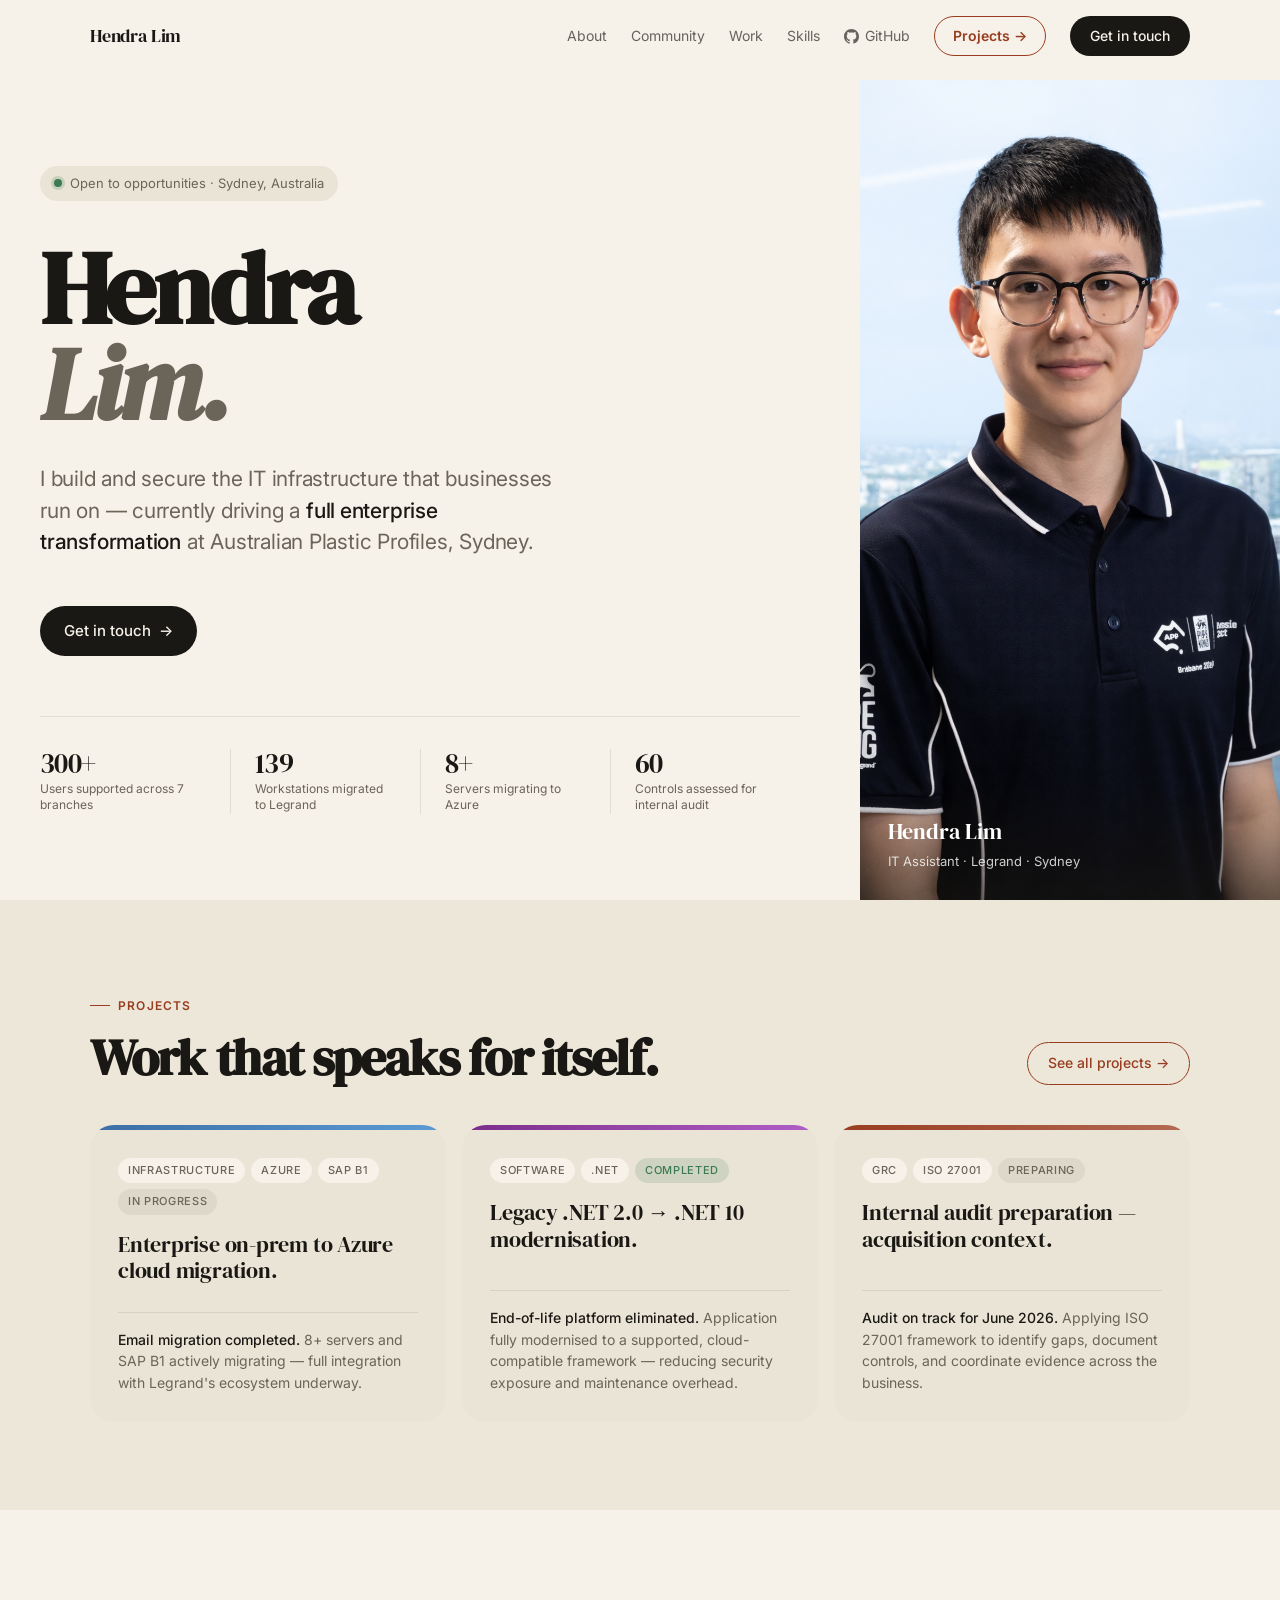
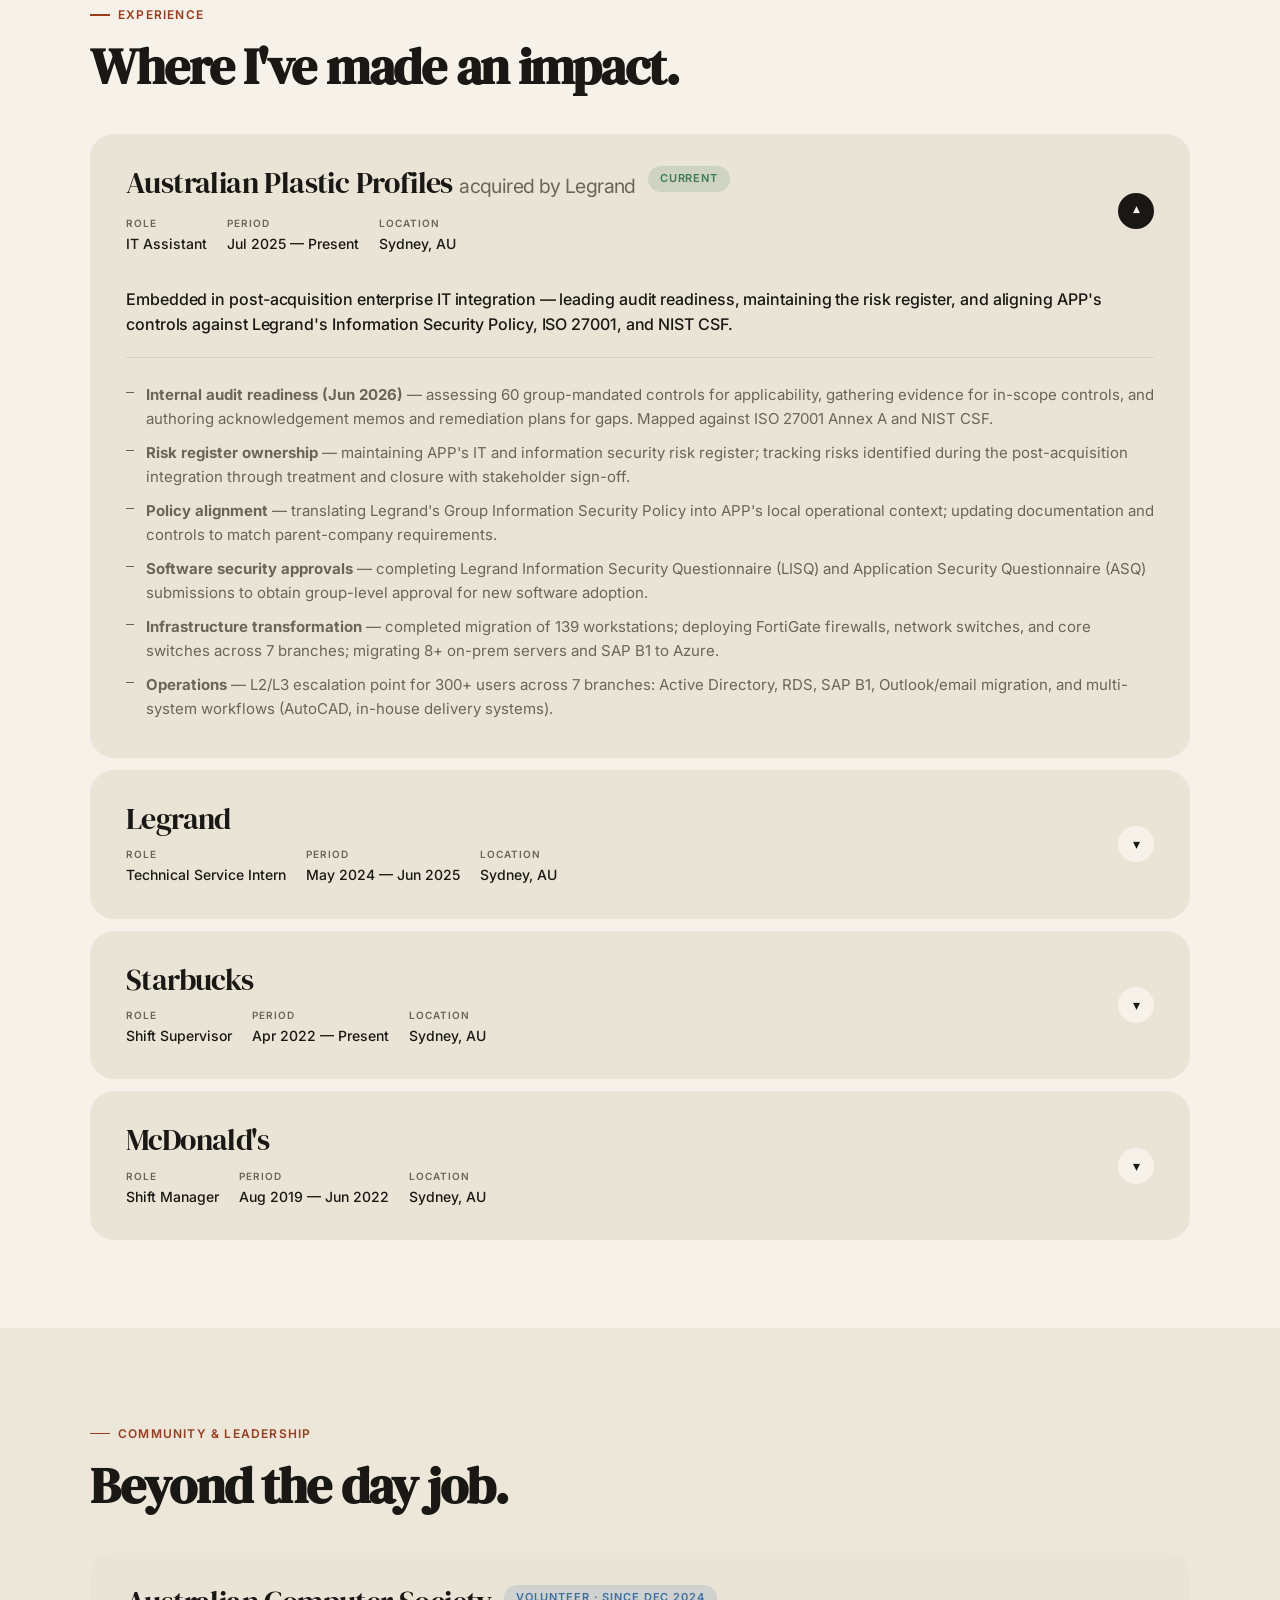
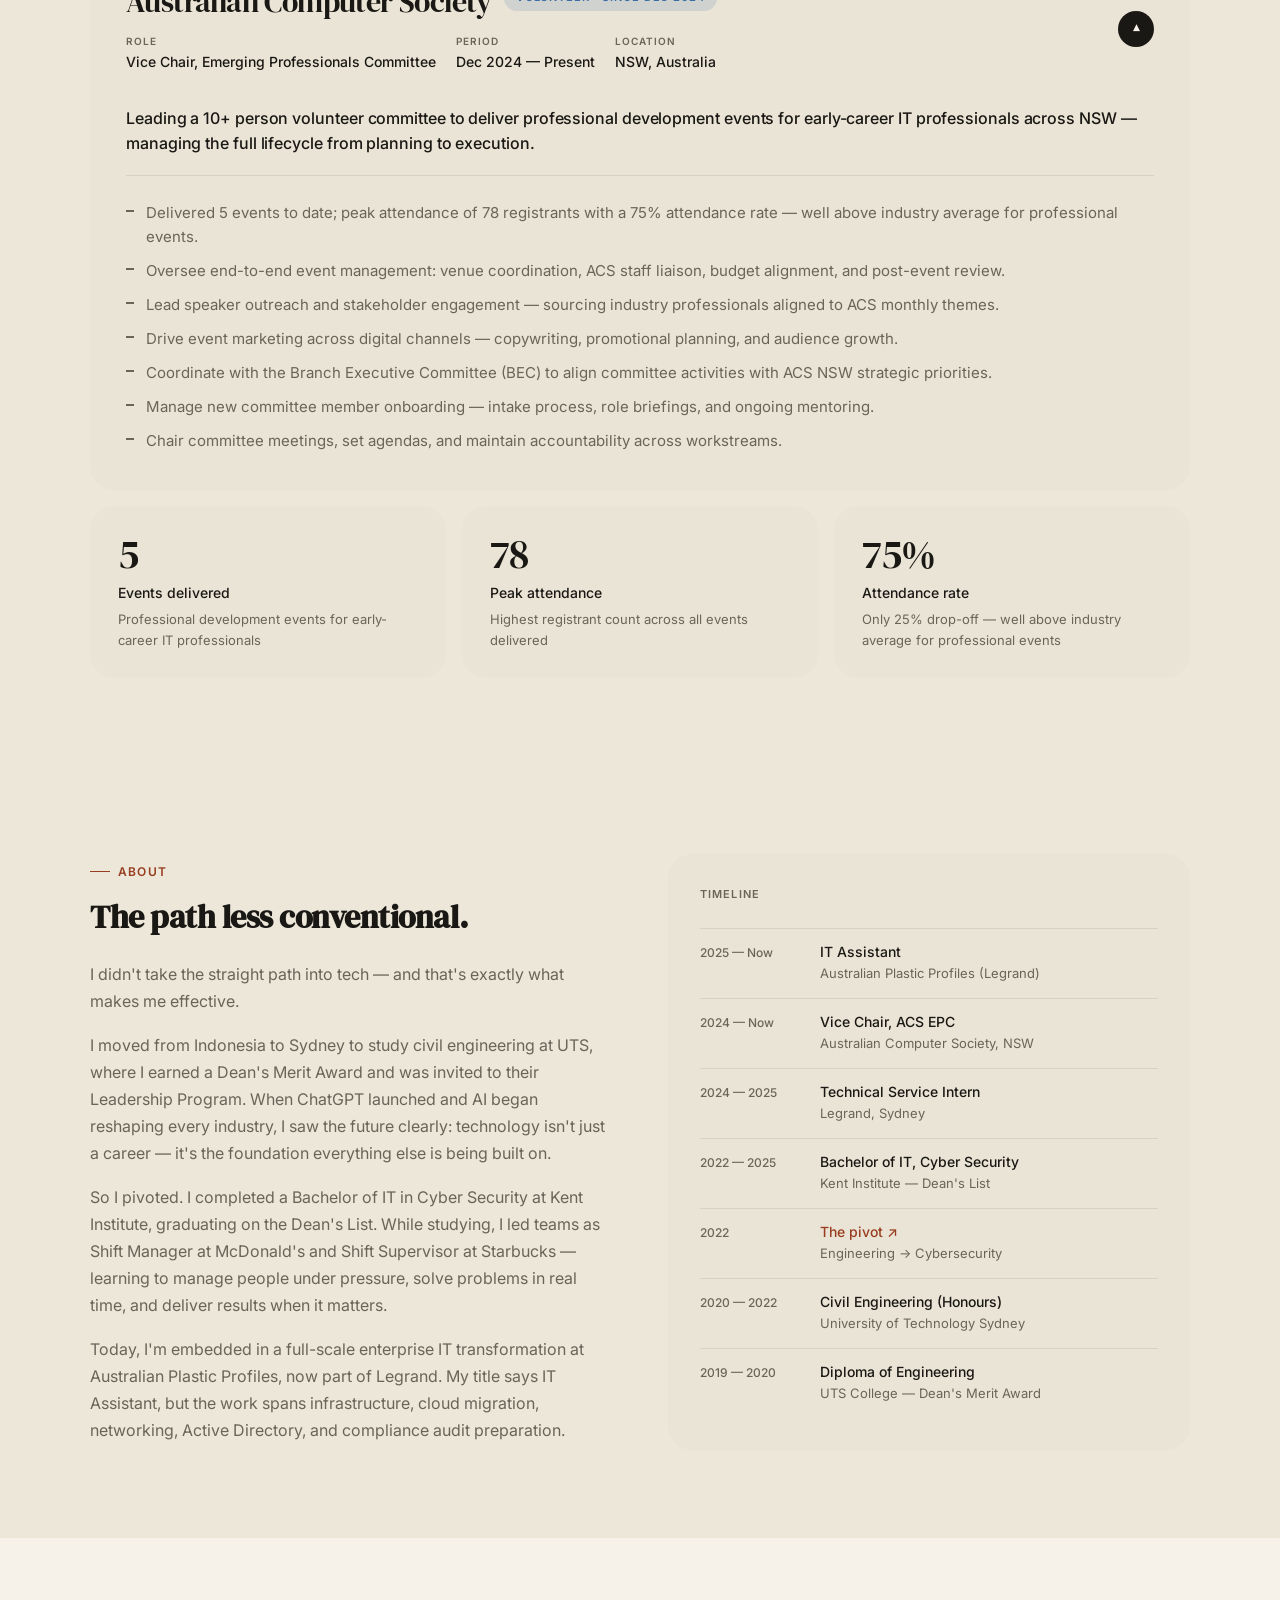
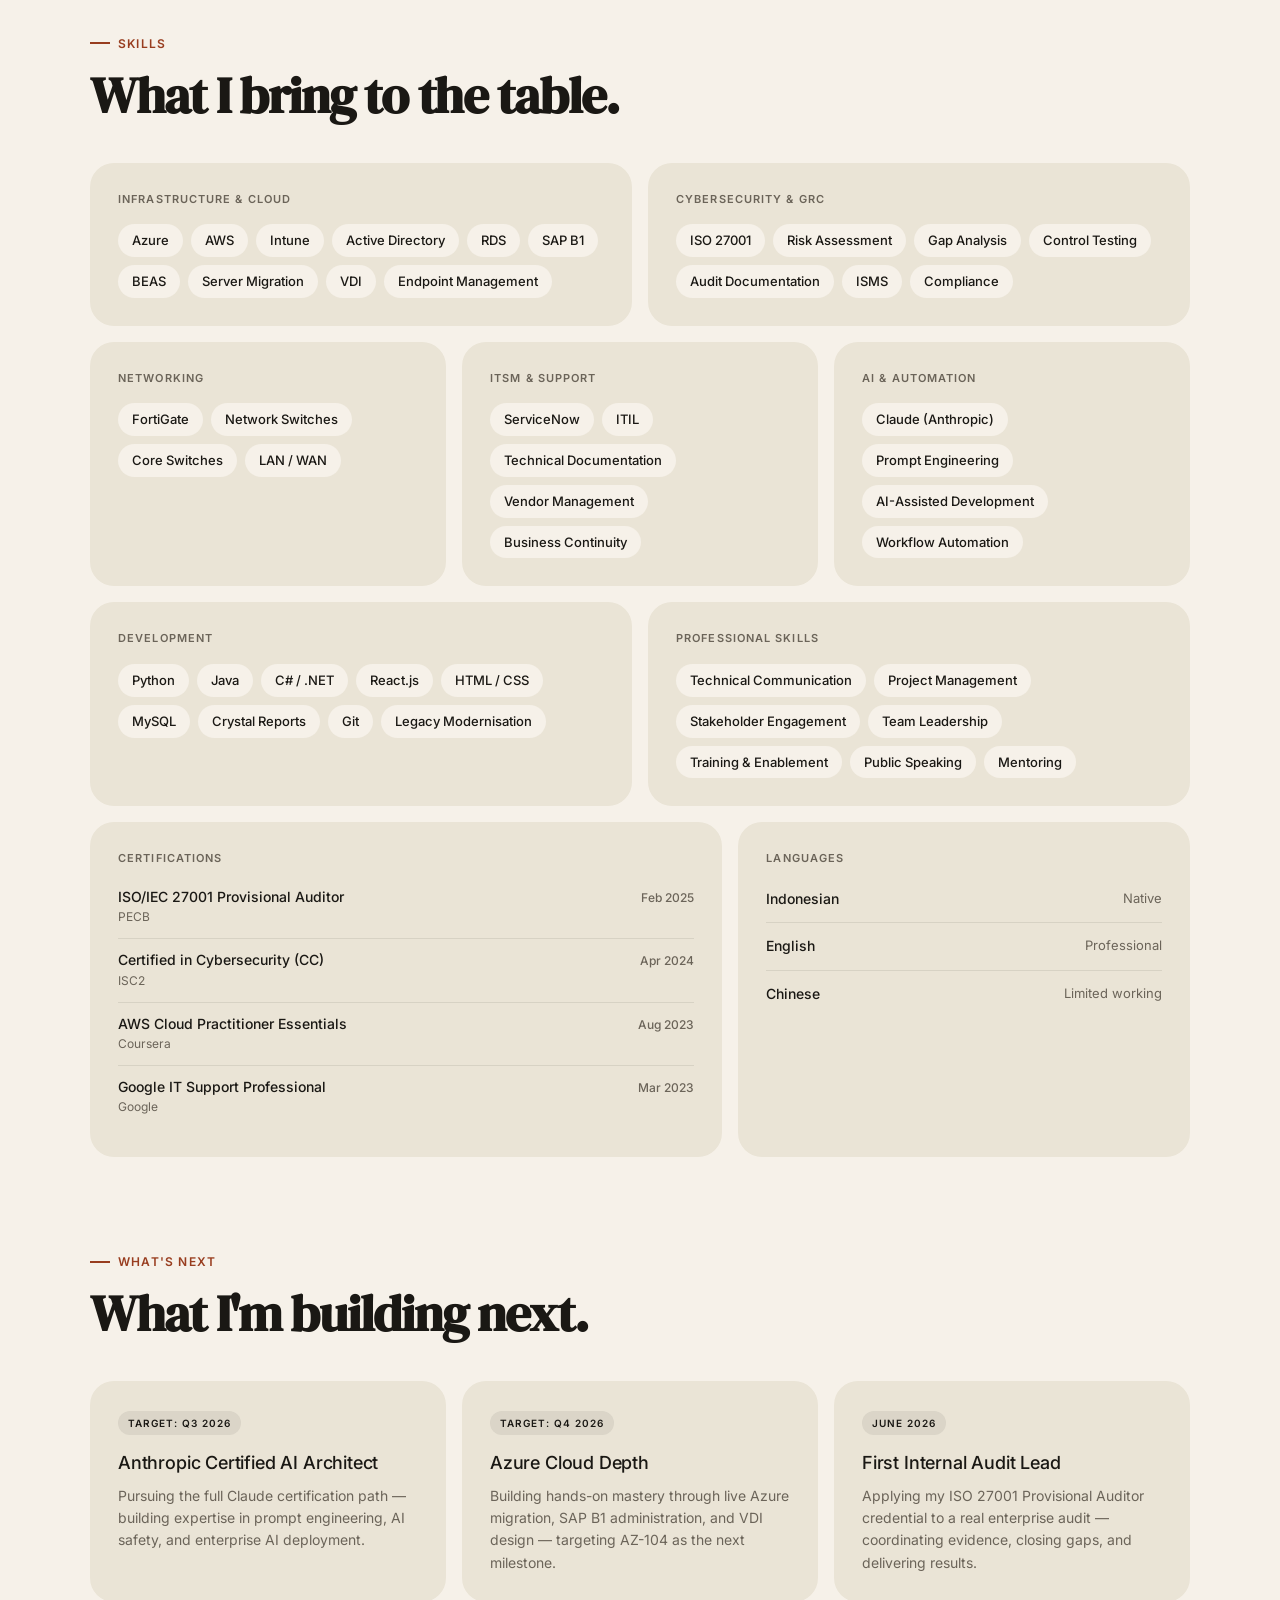
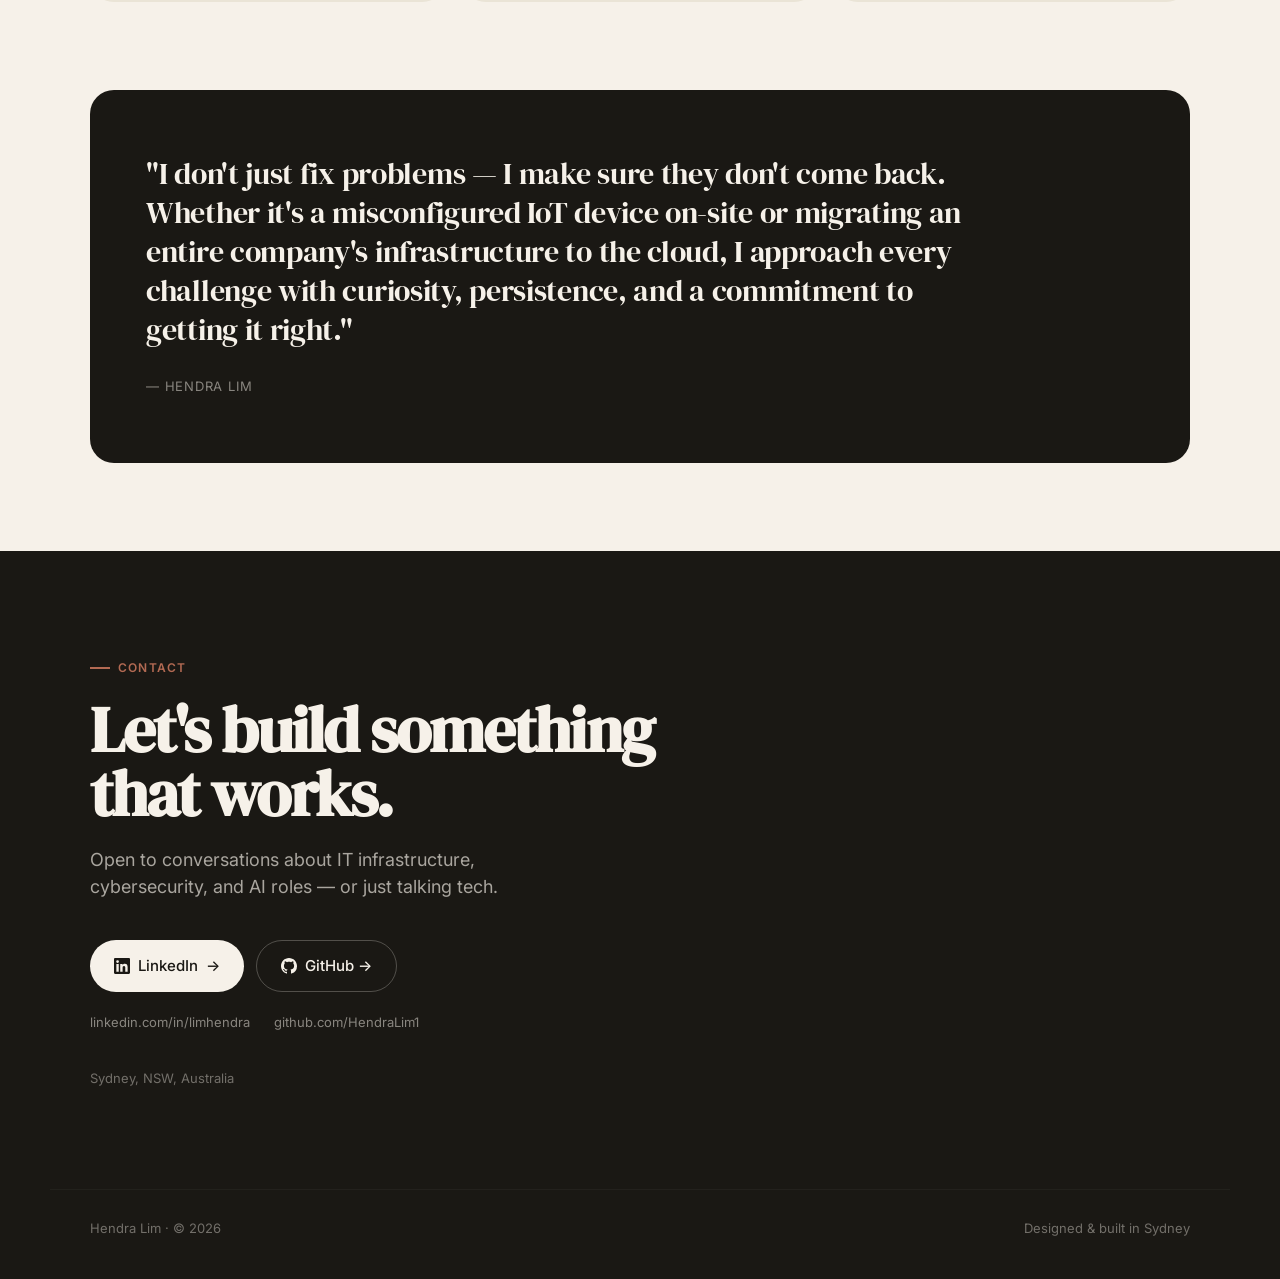
<file: index.html>
<!DOCTYPE html>
<html lang="en">
<head>
  <meta charset="UTF-8">
  <meta name="viewport" content="width=device-width, initial-scale=1.0">
  <title>Hendra Lim — IT, Cybersecurity & AI</title>
  <meta name="description" content="Hendra Lim — IT professional driving enterprise transformation at the intersection of infrastructure, cybersecurity, and AI. Based in Sydney, Australia.">
  <link rel="preconnect" href="https://fonts.googleapis.com">
  <link rel="preconnect" href="https://fonts.gstatic.com" crossorigin>
  <link href="https://fonts.googleapis.com/css2?family=DM+Serif+Display:ital@0;1&family=Inter:ital,wght@0,400;0,500;0,600;1,400&display=swap" rel="stylesheet">
  <style>
    /* =============================================
       HENDRA LIM PORTFOLIO — REDESIGN 2026
       Warm editorial · DM Serif + Inter
    ============================================= */
    :root {
      --bg:            #F6F1E9;
      --bg-alt:        #EDE7DA;
      --bg-card:       #EAE4D6;
      --bg-card-hover: #E0D9CA;
      --text:          #1A1814;
      --text-muted:    #6B6459;
      --text-subtle:   #9A9087;
      --accent:        oklch(48% 0.13 38);
      --accent-mid:    oklch(60% 0.10 38);
      --accent-pale:   oklch(92% 0.04 38);
      --green:         #3B7A52;
      --border:        rgba(26,24,20,0.09);
      --border-strong: rgba(26,24,20,0.18);
      --max:           1180px;
      --r:             18px;
      --r-lg:          24px;
      --ease:          cubic-bezier(0.22,1,0.36,1);
      --t:             200ms;
    }

    *, *::before, *::after { margin:0; padding:0; box-sizing:border-box; }
    html { scroll-behavior:smooth; scroll-padding-top:80px; }

    body {
      font-family: 'Inter', -apple-system, sans-serif;
      background: var(--bg);
      color: var(--text);
      font-size: 16px;
      line-height: 1.6;
      -webkit-font-smoothing: antialiased;
    }

    a { color:inherit; text-decoration:none; }
    ::selection { background:var(--text); color:var(--bg); }

    .serif { font-family:'DM Serif Display', Georgia, serif; }

    /* ---- Layout ---- */
    .wrap { max-width:var(--max); margin:0 auto; padding:0 40px; }

    /* ---- Nav ---- */
    .nav {
      position:fixed; top:0; left:0; right:0; z-index:200;
      padding:16px 0;
      transition: background var(--t) var(--ease), backdrop-filter var(--t);
    }
    .nav.scrolled {
      background: rgba(246,241,233,0.88);
      backdrop-filter: saturate(180%) blur(14px);
      -webkit-backdrop-filter: saturate(180%) blur(14px);
      box-shadow: 0 1px 0 var(--border);
    }
    .nav-inner {
      max-width:var(--max); margin:0 auto; padding:0 40px;
      display:flex; align-items:center; gap:24px;
    }
    .nav-logo {
      font-family:'DM Serif Display',serif;
      font-size:18px; letter-spacing:-0.01em;
      margin-right:auto;
    }
    .nav-links { display:flex; gap:24px; }
    .nav-link {
      font-size:14px; color:var(--text); opacity:0.65;
      transition: opacity var(--t);
    }
    .nav-link:hover, .nav-link.active { opacity:1; }
    .nav-projects {
      font-size:14px; font-weight:600;
      color: var(--accent);
      padding:8px 18px;
      border:1.5px solid var(--accent);
      border-radius:100px;
      transition: background var(--t), color var(--t);
    }
    .nav-projects:hover { background:var(--accent); color:#fff; }
    .nav-cta {
      font-size:14px; font-weight:500;
      background:var(--text); color:var(--bg);
      padding:9px 20px; border-radius:100px;
      transition: background var(--t), transform var(--t);
    }
    .nav-cta:hover { background:#2e2b26; transform:translateY(-1px); }

    /* Mobile nav */
    .mob-btn {
      display:none; flex-direction:column; gap:5px;
      background:none; border:none; cursor:pointer; padding:8px;
    }
    .mob-btn span { display:block; width:22px; height:1.5px; background:var(--text); transition:transform var(--t), opacity var(--t); }
    .mob-btn.open span:nth-child(1) { transform:translateY(6.5px) rotate(45deg); }
    .mob-btn.open span:nth-child(2) { opacity:0; }
    .mob-btn.open span:nth-child(3) { transform:translateY(-6.5px) rotate(-45deg); }
    .mob-menu {
      display:none; position:fixed; top:66px; left:16px; right:16px;
      background:var(--bg-card); border-radius:var(--r-lg);
      padding:16px 20px; z-index:199;
      box-shadow:0 12px 40px rgba(26,24,20,0.1);
      flex-direction:column;
    }
    .mob-menu.open { display:flex; }
    .mob-menu a { font-size:16px; padding:12px 0; border-bottom:1px solid var(--border); color:var(--text); }
    .mob-menu a.accent-link { color:var(--accent); font-weight:600; }
    .mob-menu a:last-child { border-bottom:none; }

    /* ---- Hero ---- */
    .hero {
      min-height:100vh;
      display:grid;
      grid-template-columns:1fr 420px;
      gap:0;
      align-items:stretch;
      padding-top:80px;
    }
    .hero-left {
      display:flex; flex-direction:column; justify-content:center;
      padding:80px 60px 80px 40px;
    }
    .hero-avail {
      display:inline-flex; align-items:center; gap:8px;
      font-size:13px; color:var(--text-muted);
      padding:7px 14px; background:var(--bg-card);
      border-radius:100px; margin-bottom:40px;
      width:fit-content;
    }
    .hero-dot { width:8px; height:8px; border-radius:50%; background:var(--green); box-shadow:0 0 0 3px rgba(59,122,82,0.2); }
    .hero-name {
      font-family:'DM Serif Display',serif;
      font-size:clamp(64px,8vw,110px);
      line-height:0.93;
      letter-spacing:-0.03em;
      color:var(--text);
      margin-bottom:32px;
    }
    .hero-name em { font-style:italic; color:var(--text-muted); }
    .hero-tagline {
      font-size:clamp(17px,1.8vw,21px);
      color:var(--text-muted);
      line-height:1.5;
      max-width:520px;
      margin-bottom:48px;
      letter-spacing:-0.01em;
    }
    .hero-tagline strong { color:var(--text); font-weight:500; }
    .hero-btns { display:flex; gap:12px; flex-wrap:wrap; margin-bottom:60px; }
    .btn-primary {
      display:inline-flex; align-items:center; gap:8px;
      font-size:15px; font-weight:500;
      background:var(--text); color:var(--bg);
      padding:13px 24px; border-radius:100px;
      transition:background var(--t), transform var(--t);
    }
    .btn-primary:hover { background:#2e2b26; transform:translateY(-1px); }
    .btn-primary .arr { transition:transform var(--t); }
    .btn-primary:hover .arr { transform:translateX(4px); }
    .btn-secondary {
      display:inline-flex; align-items:center; gap:8px;
      font-size:15px; font-weight:500;
      color:var(--text);
      padding:13px 24px; border-radius:100px;
      border:1px solid var(--border-strong);
      transition:background var(--t), border-color var(--t);
    }
    .btn-secondary:hover { background:rgba(26,24,20,0.05); border-color:var(--text); }
    .hero-stats {
      display:grid; grid-template-columns:repeat(4,1fr);
      gap:0; border-top:1px solid var(--border); padding-top:32px;
    }
    .hero-stat { padding-right:24px; }
    .hero-stat + .hero-stat { border-left:1px solid var(--border); padding-left:24px; }
    .hero-stat-num {
      font-family:'DM Serif Display',serif;
      font-size:28px; letter-spacing:-0.02em;
      color:var(--text); line-height:1;
      margin-bottom:4px;
    }
    .hero-stat-label { font-size:12px; color:var(--text-muted); line-height:1.4; }

    /* Hero photo */
    .hero-right {
      position:relative; overflow:hidden;
      background:var(--bg-alt);
    }
    .hero-photo {
      width:100%; height:100%;
      object-fit:cover; object-position:center top;
      display:block;
    }
    .hero-photo-caption {
      position:absolute; bottom:0; left:0; right:0;
      padding:32px 28px 28px;
      background:linear-gradient(to top, rgba(26,24,20,0.55) 0%, transparent 100%);
      color:#fff;
    }
    .hero-photo-caption .name { font-family:'DM Serif Display',serif; font-size:22px; }
    .hero-photo-caption .role { font-size:13px; opacity:0.8; margin-top:2px; }

    /* ---- Section primitives ---- */
    .section { padding:88px 0; }
    .section-kicker {
      font-size:12px; font-weight:600; letter-spacing:0.1em;
      text-transform:uppercase; color:var(--accent);
      display:inline-flex; align-items:center; gap:8px;
      margin-bottom:16px;
    }
    .section-kicker::before { content:''; width:20px; height:1.5px; background:var(--accent); }
    .section-title {
      font-family:'DM Serif Display',serif;
      font-size:clamp(36px,4vw,56px);
      line-height:1.05; letter-spacing:-0.025em;
      margin-bottom:16px;
    }
    .section-sub {
      font-size:18px; color:var(--text-muted);
      line-height:1.5; max-width:580px;
    }

    /* ---- Projects teaser ---- */
    .projects-teaser { padding:88px 0; background:var(--bg-alt); }
    .projects-header { display:flex; justify-content:space-between; align-items:flex-end; margin-bottom:40px; flex-wrap:wrap; gap:16px; }
    .projects-header .section-title { margin-bottom:0; }
    .view-all {
      display:inline-flex; align-items:center; gap:8px;
      font-size:14px; font-weight:500; color:var(--accent);
      padding:9px 20px; border:1.5px solid var(--accent); border-radius:100px;
      transition:background var(--t), color var(--t);
      white-space:nowrap;
    }
    .view-all:hover { background:var(--accent); color:#fff; }
    .projects-grid { display:grid; grid-template-columns:repeat(3,1fr); gap:16px; }
    .proj-card {
      background:var(--bg-card); border-radius:var(--r-lg);
      overflow:hidden;
      transition:background var(--t), transform var(--t);
      display:flex; flex-direction:column;
    }
    .proj-card:hover { background:var(--bg-card-hover); transform:translateY(-3px); }
    .proj-card-stripe {
      height:5px;
    }
    .stripe-infra { background: linear-gradient(90deg, #3B6EA5, #5B9BD5); }
    .stripe-dotnet { background: linear-gradient(90deg, #7B2D8B, #B05FC7); }
    .stripe-security { background: linear-gradient(90deg, oklch(48% 0.13 38), oklch(60% 0.10 38)); }
    .proj-card-body { padding:28px; flex:1; display:flex; flex-direction:column; }
    .proj-tags { display:flex; gap:6px; flex-wrap:wrap; margin-bottom:16px; }
    .proj-tag {
      font-size:11px; font-weight:500; letter-spacing:0.06em;
      text-transform:uppercase; color:var(--text-muted);
      padding:4px 10px; background:var(--bg); border-radius:100px;
    }
    .proj-status-badge {
      font-size:11px; font-weight:500; letter-spacing:0.06em;
      text-transform:uppercase;
      padding:4px 10px; border-radius:100px;
    }
    .proj-status-badge.done { background:rgba(59,122,82,0.15); color:var(--green); }
    .proj-status-badge.wip { background:rgba(26,24,20,0.06); color:var(--text-muted); }
    .proj-title {
      font-family:'DM Serif Display',serif;
      font-size:22px; line-height:1.2; letter-spacing:-0.01em;
      margin-bottom:12px; flex:1;
    }
    .proj-outcome {
      font-size:14px; color:var(--text-muted); line-height:1.55;
      border-top:1px solid var(--border); padding-top:16px; margin-top:16px;
    }
    .proj-outcome strong { color:var(--text); font-weight:500; }

    /* ---- Work accordion ---- */
    .work-list { display:grid; gap:12px; }
    .work-item {
      background:var(--bg-card); border-radius:var(--r-lg);
      overflow:hidden; transition:background var(--t);
    }
    .work-item:hover { background:var(--bg-card-hover); }
    .work-header {
      display:grid; grid-template-columns:1fr auto;
      align-items:center; gap:24px;
      padding:32px 36px;
      cursor:pointer;
      user-select:none;
    }
    .work-header-left {}
    .work-company {
      font-family:'DM Serif Display',serif;
      font-size:clamp(22px,2.5vw,30px); letter-spacing:-0.02em;
      line-height:1.15; margin-bottom:4px;
    }
    .work-company-sub { font-size:13px; color:var(--text-muted); }
    .work-meta-row { display:flex; gap:20px; margin-top:10px; flex-wrap:wrap; }
    .work-meta-item { display:flex; flex-direction:column; gap:2px; }
    .work-meta-label { font-size:10px; font-weight:600; letter-spacing:0.1em; text-transform:uppercase; color:var(--text-muted); }
    .work-meta-value { font-size:14px; font-weight:500; color:var(--text); }
    .work-chevron {
      width:36px; height:36px; border-radius:50%;
      background:var(--bg); display:flex; align-items:center; justify-content:center;
      flex-shrink:0; transition:transform var(--t), background var(--t);
      font-size:14px;
    }
    .work-item.open .work-chevron { transform:rotate(180deg); background:var(--text); color:var(--bg); }
    .work-badge {
      font-size:11px; font-weight:600; letter-spacing:0.08em;
      text-transform:uppercase; color:var(--green);
      padding:4px 12px; background:rgba(59,122,82,0.15);
      border-radius:100px; align-self:flex-start;
    }
    .work-body {
      display:none; padding:0 36px 32px;
    }
    .work-item.open .work-body { display:block; }
    .work-highlight {
      font-size:16px; color:var(--text); font-weight:500;
      line-height:1.55; margin-bottom:20px;
      padding-bottom:20px; border-bottom:1px solid var(--border);
      letter-spacing:-0.005em;
    }
    .work-bullets { list-style:none; }
    .work-bullets li {
      font-size:15px; color:var(--text-muted); line-height:1.6;
      padding:5px 0 5px 20px; position:relative;
    }
    .work-bullets li::before {
      content:''; position:absolute; left:0; top:14px;
      width:8px; height:1.5px; background:var(--text-muted);
    }

    /* ---- About ---- */
    .about-grid { display:grid; grid-template-columns:1fr 1fr; gap:56px; align-items:start; }
    .about-lead {
      font-family:'DM Serif Display',serif;
      font-size:clamp(24px,2.5vw,32px); line-height:1.25;
      letter-spacing:-0.015em; margin-bottom:24px;
    }
    .about-body { color:var(--text-muted); line-height:1.7; }
    .about-body p { margin-bottom:16px; }
    .about-body p:last-child { margin-bottom:0; }

    /* Timeline */
    .timeline-wrap { background:var(--bg-card); border-radius:var(--r-lg); padding:32px; }
    .timeline-heading {
      font-size:11px; font-weight:600; letter-spacing:0.1em;
      text-transform:uppercase; color:var(--text-muted); margin-bottom:24px;
    }
    .tl-item {
      display:grid; grid-template-columns:100px 1fr;
      gap:20px; padding:14px 0; border-top:1px solid var(--border);
      align-items:baseline;
    }
    .tl-item:first-of-type { border-top:none; padding-top:0; }
    .tl-year { font-size:12px; color:var(--text-muted); font-weight:500; }
    .tl-role { font-size:14px; font-weight:500; color:var(--text); margin-bottom:2px; line-height:1.3; }
    .tl-org { font-size:13px; color:var(--text-muted); }
    .tl-item.pivot .tl-role { color:var(--accent); }

    /* ---- Skills ---- */
    .skills-outer { display:grid; grid-template-columns:repeat(6,1fr); gap:16px; }
    .skill-card { background:var(--bg-card); border-radius:var(--r-lg); padding:28px; transition:background var(--t); }
    .skill-card:hover { background:var(--bg-card-hover); }
    .skill-card-title {
      font-size:11px; font-weight:600; letter-spacing:0.1em;
      text-transform:uppercase; color:var(--text-muted); margin-bottom:16px;
    }
    .skill-tags { display:flex; flex-wrap:wrap; gap:8px; }
    .skill-tag {
      font-size:13px; color:var(--text); padding:6px 14px;
      background:var(--bg); border-radius:100px; font-weight:500;
      transition:background var(--t), color var(--t);
    }
    .skill-tag:hover { background:var(--text); color:var(--bg); }

    /* Certs */
    .cert-lang { display:grid; grid-template-columns:1.4fr 1fr; gap:16px; margin-top:16px; }
    .cert-box, .lang-box { background:var(--bg-card); border-radius:var(--r-lg); padding:28px; }
    .cert-box h3, .lang-box h3 {
      font-size:11px; font-weight:600; letter-spacing:0.1em;
      text-transform:uppercase; color:var(--text-muted); margin-bottom:20px;
    }
    .cert-row {
      display:flex; justify-content:space-between; align-items:baseline;
      gap:16px; padding:12px 0; border-top:1px solid var(--border);
    }
    .cert-row:first-of-type { border-top:none; padding-top:0; }
    .cert-name { font-size:14px; font-weight:500; color:var(--text); line-height:1.3; }
    .cert-issuer { font-size:12px; color:var(--text-muted); margin-top:1px; }
    .cert-date { font-size:12px; color:var(--text-muted); white-space:nowrap; font-weight:500; }
    .lang-row { display:flex; justify-content:space-between; padding:12px 0; border-top:1px solid var(--border); }
    .lang-row:first-of-type { border-top:none; padding-top:0; }
    .lang-name { font-size:14px; font-weight:500; }
    .lang-level { font-size:13px; color:var(--text-muted); }

    /* ---- Growing ---- */
    .growing-grid { display:grid; grid-template-columns:repeat(3,1fr); gap:16px; }
    .growing-card { background:var(--bg-card); border-radius:var(--r-lg); padding:28px; transition:background var(--t); }
    .growing-card:hover { background:var(--bg-card-hover); }
    .growing-status {
      font-size:10px; font-weight:600; letter-spacing:0.1em; text-transform:uppercase;
      color:var(--text); padding:4px 10px; background:rgba(26,24,20,0.07);
      border-radius:100px; display:inline-block; margin-bottom:16px;
    }
    .growing-card h4 { font-size:18px; font-weight:500; line-height:1.3; letter-spacing:-0.01em; margin-bottom:10px; }
    .growing-card p { font-size:14px; color:var(--text-muted); line-height:1.6; }

    /* ---- Quote ---- */
    .quote-section { padding:0 0 88px; }
    .quote-card {
      background:var(--text); color:var(--bg);
      border-radius:var(--r-lg); padding:64px 56px;
    }
    .quote-card blockquote {
      font-family:'DM Serif Display',serif;
      font-size:clamp(22px,2.5vw,30px);
      line-height:1.3; letter-spacing:-0.01em;
      max-width:860px; margin-bottom:24px;
    }
    .quote-card cite { font-size:13px; font-style:normal; opacity:0.5; letter-spacing:0.06em; text-transform:uppercase; }

    /* ---- Contact (dark) ---- */
    .contact-section { background:var(--text); color:var(--bg); padding:100px 0; }
    .contact-inner { max-width:680px; }
    .contact-kicker {
      font-size:12px; font-weight:600; letter-spacing:0.1em;
      text-transform:uppercase; color:var(--accent-mid);
      display:inline-flex; align-items:center; gap:8px; margin-bottom:20px;
    }
    .contact-kicker::before { content:''; width:20px; height:1.5px; background:var(--accent-mid); }
    .contact-title {
      font-family:'DM Serif Display',serif;
      font-size:clamp(40px,5vw,64px); line-height:1.0;
      letter-spacing:-0.03em; margin-bottom:20px;
    }
    .contact-body { font-size:18px; opacity:0.65; line-height:1.5; margin-bottom:40px; max-width:500px; }
    .contact-btns { display:flex; gap:12px; flex-wrap:wrap; }
    .btn-light {
      display:inline-flex; align-items:center; gap:8px;
      font-size:15px; font-weight:500;
      background:var(--bg); color:var(--text);
      padding:13px 24px; border-radius:100px;
      transition:background var(--t), transform var(--t);
    }
    .btn-light:hover { background:#e8e2d8; transform:translateY(-1px); }
    .btn-light .arr { transition:transform var(--t); }
    .btn-light:hover .arr { transform:translateX(4px); }
    .btn-ghost {
      display:inline-flex; align-items:center; gap:8px;
      font-size:15px; font-weight:500; color:var(--bg);
      padding:13px 24px; border-radius:100px;
      border:1px solid rgba(246,241,233,0.25);
      transition:border-color var(--t), background var(--t);
    }
    .btn-ghost:hover { border-color:rgba(246,241,233,0.6); background:rgba(246,241,233,0.07); }
    .contact-location { font-size:13px; opacity:0.4; margin-top:36px; }

    /* ---- Footer ---- */
    .footer { background:var(--text); color:var(--bg); padding:0 0 40px; }
    .footer-inner {
      max-width:var(--max); margin:0 auto; padding:0 40px;
      display:flex; justify-content:space-between; align-items:center;
      font-size:13px; opacity:0.4;
      border-top:1px solid rgba(246,241,233,0.1);
      padding-top:28px;
    }
    .footer-inner a { border-bottom:1px solid rgba(246,241,233,0.2); padding-bottom:1px; }
    .footer-inner a:hover { opacity:1; }

    /* ---- Floating Projects CTA ---- */
    .float-cta {
      position:fixed; bottom:28px; right:28px; z-index:100;
      display:none;
      align-items:center; gap:8px;
      background:var(--accent); color:#fff;
      font-size:14px; font-weight:500;
      padding:12px 22px; border-radius:100px;
      box-shadow:0 8px 32px rgba(0,0,0,0.2);
      transition:transform var(--t), box-shadow var(--t);
    }
    .float-cta:hover { transform:translateY(-2px); box-shadow:0 12px 40px rgba(0,0,0,0.25); }
    .float-cta.visible { display:flex; }

    /* ---- Fade-in animations ---- */
    .fade { opacity:0; transform:translateY(24px); transition:opacity 0.6s var(--ease), transform 0.6s var(--ease); }
    .fade.in { opacity:1; transform:translateY(0); }

    /* ---- Responsive ---- */
    @media (max-width:1024px) {
      .hero { grid-template-columns:1fr; min-height:auto; }
      .hero-left { padding:100px 40px 60px; }
      .hero-right { height:420px; }
      .hero-stats { grid-template-columns:repeat(2,1fr); gap:16px; }
      .hero-stat + .hero-stat { border-left:none; padding-left:0; }
      .hero-stat:nth-child(3), .hero-stat:nth-child(4) { border-top:1px solid var(--border); padding-top:16px; }
      .about-grid { grid-template-columns:1fr; gap:32px; }
      .growing-grid { grid-template-columns:1fr 1fr; }
      .cert-lang { grid-template-columns:1fr; }
    }
    @media (max-width:768px) {
      .wrap { padding:0 20px; }
      .nav-inner { padding:0 20px; }
      .nav-links, .nav-cta, .nav-projects { display:none; }
      .mob-btn { display:flex; }
      .hero-left { padding:90px 20px 48px; }
      .hero-stats { grid-template-columns:repeat(2,1fr); }
      .projects-grid { grid-template-columns:1fr; }
      .skills-outer { grid-template-columns:1fr 1fr; } .skill-card { grid-column: span 1 !important; }
      .growing-grid { grid-template-columns:1fr; }
      .work-header { padding:24px 20px; }
      .work-body { padding:0 20px 24px; }
      .quote-card { padding:40px 28px; }
      .float-cta { bottom:20px; right:20px; }
      .footer-inner { flex-direction:column; gap:8px; text-align:center; padding:20px; }
    }
  </style>
</head>
<body>

  <!-- NAV -->
  <nav class="nav" id="nav">
    <div class="nav-inner">
      <a href="#" class="nav-logo serif">Hendra Lim</a>
      <div class="nav-links">
        <a href="#about" class="nav-link">About</a>
        <a href="#community" class="nav-link">Community</a>
        <a href="#work" class="nav-link">Work</a>
        <a href="#skills" class="nav-link">Skills</a>
      </div>
      <a href="https://github.com/HendraLim1" target="_blank" rel="noopener" class="nav-link" style="opacity:0.65;display:inline-flex;align-items:center;gap:6px;"><svg width="15" height="15" viewBox="0 0 24 24" fill="currentColor"><path d="M12 0C5.37 0 0 5.37 0 12c0 5.31 3.435 9.795 8.205 11.385.6.105.825-.255.825-.57 0-.285-.015-1.23-.015-2.235-3.015.555-3.795-.735-4.035-1.41-.135-.345-.72-1.41-1.23-1.695-.42-.225-1.02-.78-.015-.795.945-.015 1.62.87 1.845 1.23 1.08 1.815 2.805 1.305 3.495.99.105-.78.42-1.305.765-1.605-2.67-.3-5.46-1.335-5.46-5.925 0-1.305.465-2.385 1.23-3.225-.12-.3-.54-1.53.12-3.18 0 0 1.005-.315 3.3 1.23.96-.27 1.98-.405 3-.405s2.04.135 3 .405c2.295-1.56 3.3-1.23 3.3-1.23.66 1.65.24 2.88.12 3.18.765.84 1.23 1.905 1.23 3.225 0 4.605-2.805 5.625-5.475 5.925.435.375.81 1.095.81 2.22 0 1.605-.015 2.895-.015 3.3 0 .315.225.69.825.57A12.02 12.02 0 0 0 24 12c0-6.63-5.37-12-12-12z"/></svg>GitHub</a>
      <a href="projects.html" class="nav-projects">Projects →</a>
      <a href="#contact" class="nav-cta">Get in touch</a>
      <button class="mob-btn" id="mobBtn" aria-label="Menu">
        <span></span><span></span><span></span>
      </button>
    </div>
  </nav>

  <div class="mob-menu" id="mobMenu">
    <a href="#about">About</a>
    <a href="#work">Work</a>
    <a href="#skills">Skills</a>
    <a href="projects.html" class="accent-link">Projects →</a>
    <a href="#contact">Get in touch</a>
  </div>

  <!-- HERO -->
  <section class="hero" id="hero">
    <div class="hero-left">
      <div class="hero-avail">
        <span class="hero-dot"></span>
        Open to opportunities · Sydney, Australia
      </div>
      <h1 class="hero-name serif">
        Hendra<br><em>Lim.</em>
      </h1>
      <p class="hero-tagline">
        I build and secure the IT infrastructure that businesses run on — currently driving a <strong>full enterprise transformation</strong> at Australian Plastic Profiles, Sydney.
      </p>
      <div class="hero-btns">
        <a href="#contact" class="btn-primary">Get in touch <span class="arr">→</span></a>

      </div>
      <div class="hero-stats">
        <div class="hero-stat">
          <div class="hero-stat-num stat-count" data-count="300" data-suffix="+">0</div>
          <div class="hero-stat-label">Users supported across 7 branches</div>
        </div>
        <div class="hero-stat">
          <div class="hero-stat-num stat-count" data-count="139" data-suffix="">0</div>
          <div class="hero-stat-label">Workstations migrated to Legrand</div>
        </div>
        <div class="hero-stat">
          <div class="hero-stat-num stat-count" data-count="8" data-suffix="+">0</div>
          <div class="hero-stat-label">Servers migrating to Azure</div>
        </div>
        <div class="hero-stat">
          <div class="hero-stat-num stat-count" data-count="60" data-suffix="">0</div>
          <div class="hero-stat-label">Controls assessed for internal audit</div>
        </div>
      </div>
    </div>
    <div class="hero-right">
      <img src="hendra.png" alt="Hendra Lim" class="hero-photo">
      <div class="hero-photo-caption">
        <div class="name serif">Hendra Lim</div>
        <div class="role">IT Assistant · Legrand · Sydney</div>
      </div>
    </div>
  </section>

  <!-- PROJECTS TEASER -->
  <section class="projects-teaser" id="projects">
    <div class="wrap">
      <div class="projects-header">
        <div>
          <div class="section-kicker">Projects</div>
          <h2 class="section-title serif">Work that speaks for itself.</h2>
        </div>
        <a href="projects.html" class="view-all">See all projects →</a>
      </div>
      <div class="projects-grid">

        <a href="projects.html" class="proj-card fade">
          <div class="proj-card-stripe stripe-infra"></div>
          <div class="proj-card-body">
            <div class="proj-tags">
              <span class="proj-tag">Infrastructure</span>
              <span class="proj-tag">Azure</span>
              <span class="proj-tag">SAP B1</span>
              <span class="proj-status-badge wip">In progress</span>
            </div>
            <div class="proj-title serif">Enterprise on-prem to Azure cloud migration.</div>
            <div class="proj-outcome">
              <strong>Email migration completed.</strong> 8+ servers and SAP B1 actively migrating — full integration with Legrand's ecosystem underway.
            </div>
          </div>
        </a>

        <a href="projects.html" class="proj-card fade">
          <div class="proj-card-stripe stripe-dotnet"></div>
          <div class="proj-card-body">
            <div class="proj-tags">
              <span class="proj-tag">Software</span>
              <span class="proj-tag">.NET</span>
              <span class="proj-status-badge done">Completed</span>
            </div>
            <div class="proj-title serif">Legacy .NET 2.0 → .NET 10 modernisation.</div>
            <div class="proj-outcome">
              <strong>End-of-life platform eliminated.</strong> Application fully modernised to a supported, cloud-compatible framework — reducing security exposure and maintenance overhead.
            </div>
          </div>
        </a>

        <a href="projects.html" class="proj-card fade">
          <div class="proj-card-stripe stripe-security"></div>
          <div class="proj-card-body">
            <div class="proj-tags">
              <span class="proj-tag">GRC</span>
              <span class="proj-tag">ISO 27001</span>
              <span class="proj-status-badge wip">Preparing</span>
            </div>
            <div class="proj-title serif">Internal audit preparation — acquisition context.</div>
            <div class="proj-outcome">
              <strong>Audit on track for June 2026.</strong> Applying ISO 27001 framework to identify gaps, document controls, and coordinate evidence across the business.
            </div>
          </div>
        </a>

      </div>
    </div>
  </section>

  <!-- WORK -->
  <section class="section" id="work">
    <div class="wrap">
      <div class="section-kicker">Experience</div>
      <h2 class="section-title serif">Where I've made an impact.</h2>

      <div class="work-list" style="margin-top:40px;">

        <div class="work-item open">
          <div class="work-header" onclick="toggleWork(this)">
            <div class="work-header-left">
              <div style="display:flex;align-items:center;gap:12px;flex-wrap:wrap;margin-bottom:8px;">
                <div class="work-company serif">Australian Plastic Profiles <span style="font-family:Inter,sans-serif;font-size:0.65em;font-style:normal;color:var(--text-muted);font-weight:400;">acquired by Legrand</span></div>
                <span class="work-badge">Current</span>
              </div>
              <div class="work-meta-row">
                <div class="work-meta-item"><span class="work-meta-label">Role</span><span class="work-meta-value">IT Assistant</span></div>
                <div class="work-meta-item"><span class="work-meta-label">Period</span><span class="work-meta-value">Jul 2025 — Present</span></div>
                <div class="work-meta-item"><span class="work-meta-label">Location</span><span class="work-meta-value">Sydney, AU</span></div>
              </div>
            </div>
            <div class="work-chevron">▾</div>
          </div>
          <div class="work-body">
            <p class="work-highlight">Embedded in post-acquisition enterprise IT integration — leading audit readiness, maintaining the risk register, and aligning APP's controls against Legrand's Information Security Policy, ISO 27001, and NIST CSF.</p>
            <ul class="work-bullets">
              <li><strong>Internal audit readiness (Jun 2026)</strong> — assessing 60 group-mandated controls for applicability, gathering evidence for in-scope controls, and authoring acknowledgement memos and remediation plans for gaps. Mapped against ISO 27001 Annex A and NIST CSF.</li>
              <li><strong>Risk register ownership</strong> — maintaining APP's IT and information security risk register; tracking risks identified during the post-acquisition integration through treatment and closure with stakeholder sign-off.</li>
              <li><strong>Policy alignment</strong> — translating Legrand's Group Information Security Policy into APP's local operational context; updating documentation and controls to match parent-company requirements.</li>
              <li><strong>Software security approvals</strong> — completing Legrand Information Security Questionnaire (LISQ) and Application Security Questionnaire (ASQ) submissions to obtain group-level approval for new software adoption.</li>
              <li><strong>Infrastructure transformation</strong> — completed migration of 139 workstations; deploying FortiGate firewalls, network switches, and core switches across 7 branches; migrating 8+ on-prem servers and SAP B1 to Azure.</li>
              <li><strong>Operations</strong> — L2/L3 escalation point for 300+ users across 7 branches: Active Directory, RDS, SAP B1, Outlook/email migration, and multi-system workflows (AutoCAD, in-house delivery systems).</li>
            </ul>
          </div>
        </div>

        <div class="work-item">
          <div class="work-header" onclick="toggleWork(this)">
            <div class="work-header-left">
              <div class="work-company serif" style="margin-bottom:8px;">Legrand</div>
              <div class="work-meta-row">
                <div class="work-meta-item"><span class="work-meta-label">Role</span><span class="work-meta-value">Technical Service Intern</span></div>
                <div class="work-meta-item"><span class="work-meta-label">Period</span><span class="work-meta-value">May 2024 — Jun 2025</span></div>
                <div class="work-meta-item"><span class="work-meta-label">Location</span><span class="work-meta-value">Sydney, AU</span></div>
              </div>
            </div>
            <div class="work-chevron">▾</div>
          </div>
          <div class="work-body">
            <p class="work-highlight">First exposure to product compliance — risk assessments, technical documentation, and security testing on IoT devices destined for regulated markets.</p>
            <ul class="work-bullets">
              <li><strong>Product risk assessments</strong> — performed structured risk assessments on smart switches, intercoms, and emergency lighting; findings fed directly into product compliance documentation.</li>
              <li><strong>Technical compliance documentation</strong> — authored device specifications, test reports, and traceability documents supporting product certification submissions.</li>
              <li><strong>Security & stability testing</strong> — validated firmware stability, cloud sync reliability, and device security; improved reliability ~20% across the tested product line.</li>
              <li><strong>Customer-facing problem solving</strong> — resolved 150+ inquiries, translating ambiguous client reports into reproducible engineering tickets; cross-functional collaboration improved issue resolution speed by 15%.</li>
            </ul>
          </div>
        </div>

        <div class="work-item">
          <div class="work-header" onclick="toggleWork(this)">
            <div class="work-header-left">
              <div class="work-company serif" style="margin-bottom:8px;">Starbucks</div>
              <div class="work-meta-row">
                <div class="work-meta-item"><span class="work-meta-label">Role</span><span class="work-meta-value">Shift Supervisor</span></div>
                <div class="work-meta-item"><span class="work-meta-label">Period</span><span class="work-meta-value">Apr 2022 — Present</span></div>
                <div class="work-meta-item"><span class="work-meta-label">Location</span><span class="work-meta-value">Sydney, AU</span></div>
              </div>
            </div>
            <div class="work-chevron">▾</div>
          </div>
          <div class="work-body">
            <p class="work-highlight">Running a high-volume team taught me what no IT course covers: calm under pressure, clear communication, and getting results when stakes are real.</p>
            <ul class="work-bullets">
              <li>Trained and supervised 16+ staff — 10% improvement in customer service scores.</li>
              <li>Reduced inventory waste by 5% through effective stock management.</li>
              <li>Passed all health and safety inspections without violations.</li>
            </ul>
          </div>
        </div>

        <div class="work-item">
          <div class="work-header" onclick="toggleWork(this)">
            <div class="work-header-left">
              <div class="work-company serif" style="margin-bottom:8px;">McDonald's</div>
              <div class="work-meta-row">
                <div class="work-meta-item"><span class="work-meta-label">Role</span><span class="work-meta-value">Shift Manager</span></div>
                <div class="work-meta-item"><span class="work-meta-label">Period</span><span class="work-meta-value">Aug 2019 — Jun 2022</span></div>
                <div class="work-meta-item"><span class="work-meta-label">Location</span><span class="work-meta-value">Sydney, AU</span></div>
              </div>
            </div>
            <div class="work-chevron">▾</div>
          </div>
          <div class="work-body">
            <ul class="work-bullets">
              <li>Managed high-volume operations, supervising up to 12 staff per shift.</li>
              <li>Achieved 15% reduction in average customer wait times.</li>
              <li>Reduced administrative processing time by 25% through streamlined procedures.</li>
            </ul>
          </div>
        </div>

      </div>
    </div>
  </section>

  <!-- COMMUNITY -->
  <section class="section" id="community" style="background:var(--bg-alt);">
    <div class="wrap">
      <div class="section-kicker">Community &amp; Leadership</div>
      <h2 class="section-title serif">Beyond the day job.</h2>
      <div class="work-list" style="margin-top:40px;">
        <div class="work-item open">
          <div class="work-header" onclick="toggleWork(this)">
            <div class="work-header-left">
              <div style="display:flex;align-items:center;gap:12px;flex-wrap:wrap;margin-bottom:8px;">
                <div class="work-company serif">Australian Computer Society</div>
                <span class="work-badge" style="background:rgba(59,110,165,0.15);color:#3B6EA5;">Volunteer · Since Dec 2024</span>
              </div>
              <div class="work-meta-row">
                <div class="work-meta-item"><span class="work-meta-label">Role</span><span class="work-meta-value">Vice Chair, Emerging Professionals Committee</span></div>
                <div class="work-meta-item"><span class="work-meta-label">Period</span><span class="work-meta-value">Dec 2024 — Present</span></div>
                <div class="work-meta-item"><span class="work-meta-label">Location</span><span class="work-meta-value">NSW, Australia</span></div>
              </div>
            </div>
            <div class="work-chevron">▾</div>
          </div>
          <div class="work-body">
            <p class="work-highlight">Leading a 10+ person volunteer committee to deliver professional development events for early-career IT professionals across NSW — managing the full lifecycle from planning to execution.</p>
            <ul class="work-bullets">
              <li>Delivered 5 events to date; peak attendance of 78 registrants with a 75% attendance rate — well above industry average for professional events.</li>
              <li>Oversee end-to-end event management: venue coordination, ACS staff liaison, budget alignment, and post-event review.</li>
              <li>Lead speaker outreach and stakeholder engagement — sourcing industry professionals aligned to ACS monthly themes.</li>
              <li>Drive event marketing across digital channels — copywriting, promotional planning, and audience growth.</li>
              <li>Coordinate with the Branch Executive Committee (BEC) to align committee activities with ACS NSW strategic priorities.</li>
              <li>Manage new committee member onboarding — intake process, role briefings, and ongoing mentoring.</li>
              <li>Chair committee meetings, set agendas, and maintain accountability across workstreams.</li>
            </ul>
          </div>
        </div>
      </div>
      <div style="display:grid;grid-template-columns:repeat(3,1fr);gap:16px;margin-top:16px;">
        <div style="background:var(--bg-card);border-radius:var(--r-lg);padding:28px;">
          <div style="font-family:'DM Serif Display',serif;font-size:40px;letter-spacing:-0.03em;line-height:1;margin-bottom:8px;">5</div>
          <div style="font-size:14px;font-weight:500;color:var(--text);margin-bottom:4px;">Events delivered</div>
          <div style="font-size:13px;color:var(--text-muted);">Professional development events for early-career IT professionals</div>
        </div>
        <div style="background:var(--bg-card);border-radius:var(--r-lg);padding:28px;">
          <div style="font-family:'DM Serif Display',serif;font-size:40px;letter-spacing:-0.03em;line-height:1;margin-bottom:8px;">78</div>
          <div style="font-size:14px;font-weight:500;color:var(--text);margin-bottom:4px;">Peak attendance</div>
          <div style="font-size:13px;color:var(--text-muted);">Highest registrant count across all events delivered</div>
        </div>
        <div style="background:var(--bg-card);border-radius:var(--r-lg);padding:28px;">
          <div style="font-family:'DM Serif Display',serif;font-size:40px;letter-spacing:-0.03em;line-height:1;margin-bottom:8px;">75%</div>
          <div style="font-size:14px;font-weight:500;color:var(--text);margin-bottom:4px;">Attendance rate</div>
          <div style="font-size:13px;color:var(--text-muted);">Only 25% drop-off — well above industry average for professional events</div>
        </div>
      </div>
    </div>
  </section>

  <!-- ABOUT -->
  <section class="section" id="about" style="background:var(--bg-alt);">
    <div class="wrap">
      <div class="about-grid">
        <div>
          <div class="section-kicker">About</div>
          <h2 class="about-lead serif">The path less conventional.</h2>
          <div class="about-body">
            <p>I didn't take the straight path into tech — and that's exactly what makes me effective.</p>
            <p>I moved from Indonesia to Sydney to study civil engineering at UTS, where I earned a Dean's Merit Award and was invited to their Leadership Program. When ChatGPT launched and AI began reshaping every industry, I saw the future clearly: technology isn't just a career — it's the foundation everything else is being built on.</p>
            <p>So I pivoted. I completed a Bachelor of IT in Cyber Security at Kent Institute, graduating on the Dean's List. While studying, I led teams as Shift Manager at McDonald's and Shift Supervisor at Starbucks — learning to manage people under pressure, solve problems in real time, and deliver results when it matters.</p>
            <p>Today, I'm embedded in a full-scale enterprise IT transformation at Australian Plastic Profiles, now part of Legrand. My title says IT Assistant, but the work spans infrastructure, cloud migration, networking, Active Directory, and compliance audit preparation.</p>
          </div>
        </div>
        <div class="timeline-wrap">
          <div class="timeline-heading">Timeline</div>
          <div class="tl-item">
            <div class="tl-year">2025 — Now</div>
            <div><div class="tl-role">IT Assistant</div><div class="tl-org">Australian Plastic Profiles (Legrand)</div></div>
          </div>
          <div class="tl-item">
            <div class="tl-year">2024 — Now</div>
            <div><div class="tl-role">Vice Chair, ACS EPC</div><div class="tl-org">Australian Computer Society, NSW</div></div>
          </div>
          <div class="tl-item">
            <div class="tl-year">2024 — 2025</div>
            <div><div class="tl-role">Technical Service Intern</div><div class="tl-org">Legrand, Sydney</div></div>
          </div>
          <div class="tl-item">
            <div class="tl-year">2022 — 2025</div>
            <div><div class="tl-role">Bachelor of IT, Cyber Security</div><div class="tl-org">Kent Institute — Dean's List</div></div>
          </div>
          <div class="tl-item pivot">
            <div class="tl-year">2022</div>
            <div><div class="tl-role">The pivot ↗</div><div class="tl-org">Engineering → Cybersecurity</div></div>
          </div>
          <div class="tl-item">
            <div class="tl-year">2020 — 2022</div>
            <div><div class="tl-role">Civil Engineering (Honours)</div><div class="tl-org">University of Technology Sydney</div></div>
          </div>
          <div class="tl-item">
            <div class="tl-year">2019 — 2020</div>
            <div><div class="tl-role">Diploma of Engineering</div><div class="tl-org">UTS College — Dean's Merit Award</div></div>
          </div>
        </div>
      </div>
    </div>
  </section>

  <!-- SKILLS -->
  <section class="section" id="skills">
    <div class="wrap">
      <div class="section-kicker">Skills</div>
      <h2 class="section-title serif">What I bring to the table.</h2>
      <div class="skills-outer" style="margin-top:40px;">

        <!-- ROW 1: 2 wide cards -->
        <div class="skill-card fade" style="grid-column:span 3;">
          <div class="skill-card-title">Infrastructure & Cloud</div>
          <div class="skill-tags">
            <span class="skill-tag">Azure</span>
            <span class="skill-tag">AWS</span>
            <span class="skill-tag">Intune</span>
            <span class="skill-tag">Active Directory</span>
            <span class="skill-tag">RDS</span>
            <span class="skill-tag">SAP B1</span>
            <span class="skill-tag">BEAS</span>
            <span class="skill-tag">Server Migration</span>
            <span class="skill-tag">VDI</span>
            <span class="skill-tag">Endpoint Management</span>
          </div>
        </div>
        <div class="skill-card fade" style="grid-column:span 3;">
          <div class="skill-card-title">Cybersecurity & GRC</div>
          <div class="skill-tags">
            <span class="skill-tag">ISO 27001</span>
            <span class="skill-tag">Risk Assessment</span>
            <span class="skill-tag">Gap Analysis</span>
            <span class="skill-tag">Control Testing</span>
            <span class="skill-tag">Audit Documentation</span>
            <span class="skill-tag">ISMS</span>
            <span class="skill-tag">Compliance</span>
          </div>
        </div>

        <!-- ROW 2: 3 narrow cards -->
        <div class="skill-card fade" style="grid-column:span 2;">
          <div class="skill-card-title">Networking</div>
          <div class="skill-tags">
            <span class="skill-tag">FortiGate</span>
            <span class="skill-tag">Network Switches</span>
            <span class="skill-tag">Core Switches</span>
            <span class="skill-tag">LAN / WAN</span>
          </div>
        </div>
        <div class="skill-card fade" style="grid-column:span 2;">
          <div class="skill-card-title">ITSM & Support</div>
          <div class="skill-tags">
            <span class="skill-tag">ServiceNow</span>
            <span class="skill-tag">ITIL</span>
            <span class="skill-tag">Technical Documentation</span>
            <span class="skill-tag">Vendor Management</span>
            <span class="skill-tag">Business Continuity</span>
          </div>
        </div>
        <div class="skill-card fade" style="grid-column:span 2;">
          <div class="skill-card-title">AI & Automation</div>
          <div class="skill-tags">
            <span class="skill-tag">Claude (Anthropic)</span>
            <span class="skill-tag">Prompt Engineering</span>
            <span class="skill-tag">AI-Assisted Development</span>
            <span class="skill-tag">Workflow Automation</span>
          </div>
        </div>

        <!-- ROW 3: 2 wide cards -->
        <div class="skill-card fade" style="grid-column:span 3;">
          <div class="skill-card-title">Development</div>
          <div class="skill-tags">
            <span class="skill-tag">Python</span>
            <span class="skill-tag">Java</span>
            <span class="skill-tag">C# / .NET</span>
            <span class="skill-tag">React.js</span>
            <span class="skill-tag">HTML / CSS</span>
            <span class="skill-tag">MySQL</span>
            <span class="skill-tag">Crystal Reports</span>
            <span class="skill-tag">Git</span>
            <span class="skill-tag">Legacy Modernisation</span>
          </div>
        </div>
        <div class="skill-card fade" style="grid-column:span 3;">
          <div class="skill-card-title">Professional Skills</div>
          <div class="skill-tags">
            <span class="skill-tag">Technical Communication</span>
            <span class="skill-tag">Project Management</span>
            <span class="skill-tag">Stakeholder Engagement</span>
            <span class="skill-tag">Team Leadership</span>
            <span class="skill-tag">Training & Enablement</span>
            <span class="skill-tag">Public Speaking</span>
            <span class="skill-tag">Mentoring</span>
          </div>
        </div></div>
      <div class="cert-lang">
        <div class="cert-box">
          <h3>Certifications</h3>
          <div class="cert-row">
            <div><div class="cert-name">ISO/IEC 27001 Provisional Auditor</div><div class="cert-issuer">PECB</div></div>
            <div class="cert-date">Feb 2025</div>
          </div>
          <div class="cert-row">
            <div><div class="cert-name">Certified in Cybersecurity (CC)</div><div class="cert-issuer">ISC2</div></div>
            <div class="cert-date">Apr 2024</div>
          </div>
          <div class="cert-row">
            <div><div class="cert-name">AWS Cloud Practitioner Essentials</div><div class="cert-issuer">Coursera</div></div>
            <div class="cert-date">Aug 2023</div>
          </div>
          <div class="cert-row">
            <div><div class="cert-name">Google IT Support Professional</div><div class="cert-issuer">Google</div></div>
            <div class="cert-date">Mar 2023</div>
          </div>
        </div>
        <div class="lang-box">
          <h3>Languages</h3>
          <div class="lang-row"><span class="lang-name">Indonesian</span><span class="lang-level">Native</span></div>
          <div class="lang-row"><span class="lang-name">English</span><span class="lang-level">Professional</span></div>
          <div class="lang-row"><span class="lang-name">Chinese</span><span class="lang-level">Limited working</span></div>
        </div>
      </div>
    </div>
  </section>

  <!-- GROWING -->
  <section class="section" style="padding-top:0;">
    <div class="wrap">
      <div class="section-kicker">What's Next</div>
      <h2 class="section-title serif">What I'm building next.</h2>
      <div class="growing-grid" style="margin-top:40px;">
        <div class="growing-card fade">
          <span class="growing-status">Target: Q3 2026</span>
          <h4>Anthropic Certified AI Architect</h4>
          <p>Pursuing the full Claude certification path — building expertise in prompt engineering, AI safety, and enterprise AI deployment.</p>
        </div>
        <div class="growing-card fade">
          <span class="growing-status">Target: Q4 2026</span>
          <h4>Azure Cloud Depth</h4>
          <p>Building hands-on mastery through live Azure migration, SAP B1 administration, and VDI design — targeting AZ-104 as the next milestone.</p>
        </div>
        <div class="growing-card fade">
          <span class="growing-status">June 2026</span>
          <h4>First Internal Audit Lead</h4>
          <p>Applying my ISO 27001 Provisional Auditor credential to a real enterprise audit — coordinating evidence, closing gaps, and delivering results.</p>
        </div>
      </div>
    </div>
  </section>

  <!-- QUOTE -->
  <section class="quote-section">
    <div class="wrap">
      <div class="quote-card fade">
        <blockquote>"I don't just fix problems — I make sure they don't come back. Whether it's a misconfigured IoT device on-site or migrating an entire company's infrastructure to the cloud, I approach every challenge with curiosity, persistence, and a commitment to getting it right."</blockquote>
        <cite>— Hendra Lim</cite>
      </div>
    </div>
  </section>

  <!-- CONTACT -->
  <section class="contact-section" id="contact">
    <div class="wrap">
      <div class="contact-inner">
        <div class="contact-kicker">Contact</div>
        <h2 class="contact-title serif">Let's build something that works.</h2>
        <p class="contact-body">Open to conversations about IT infrastructure, cybersecurity, and AI roles — or just talking tech.</p>
        <div class="contact-btns">
          <a href="https://www.linkedin.com/in/limhendra/" target="_blank" rel="noopener" class="btn-light" style="display:inline-flex;align-items:center;gap:8px;"><svg width="16" height="16" viewBox="0 0 24 24" fill="currentColor"><path d="M20.447 20.452h-3.554v-5.569c0-1.328-.027-3.037-1.852-3.037-1.853 0-2.136 1.445-2.136 2.939v5.667H9.351V9h3.414v1.561h.046c.477-.9 1.637-1.85 3.37-1.85 3.601 0 4.267 2.37 4.267 5.455v6.286zM5.337 7.433a2.062 2.062 0 0 1-2.063-2.065 2.064 2.064 0 1 1 2.063 2.065zm1.782 13.019H3.555V9h3.564v11.452zM22.225 0H1.771C.792 0 0 .774 0 1.729v20.542C0 23.227.792 24 1.771 24h20.451C23.2 24 24 23.227 24 22.271V1.729C24 .774 23.2 0 22.222 0h.003z"/></svg>LinkedIn <span class="arr">→</span></a>
          <a href="https://github.com/HendraLim1" target="_blank" rel="noopener" class="btn-ghost" style="display:inline-flex;align-items:center;gap:8px;"><svg width="16" height="16" viewBox="0 0 24 24" fill="currentColor"><path d="M12 0C5.37 0 0 5.37 0 12c0 5.31 3.435 9.795 8.205 11.385.6.105.825-.255.825-.57 0-.285-.015-1.23-.015-2.235-3.015.555-3.795-.735-4.035-1.41-.135-.345-.72-1.41-1.23-1.695-.42-.225-1.02-.78-.015-.795.945-.015 1.62.87 1.845 1.23 1.08 1.815 2.805 1.305 3.495.99.105-.78.42-1.305.765-1.605-2.67-.3-5.46-1.335-5.46-5.925 0-1.305.465-2.385 1.23-3.225-.12-.3-.54-1.53.12-3.18 0 0 1.005-.315 3.3 1.23.96-.27 1.98-.405 3-.405s2.04.135 3 .405c2.295-1.56 3.3-1.23 3.3-1.23.66 1.65.24 2.88.12 3.18.765.84 1.23 1.905 1.23 3.225 0 4.605-2.805 5.625-5.475 5.925.435.375.81 1.095.81 2.22 0 1.605-.015 2.895-.015 3.3 0 .315.225.69.825.57A12.02 12.02 0 0 0 24 12c0-6.63-5.37-12-12-12z"/></svg>GitHub →</a>
        </div>
        <div style="margin-top:20px;display:flex;gap:24px;font-size:13px;opacity:0.5;">
          <span>linkedin.com/in/limhendra</span>
          <span>github.com/HendraLim1</span>
        </div>
        <div class="contact-location">Sydney, NSW, Australia</div>
      </div>
    </div>
  </section>

  <!-- FOOTER -->
  <footer class="footer">
    <div class="footer-inner">
      <span>Hendra Lim · © 2026</span>
      <span>Designed & built in Sydney</span>
    </div>
  </footer>

  <!-- FLOATING CTA -->
  <a href="projects.html" class="float-cta" id="floatCta">
    View Projects →
  </a>

  <script>
    // Nav scroll
    const nav = document.getElementById('nav');
    window.addEventListener('scroll', () => {
      nav.classList.toggle('scrolled', window.scrollY > 20);
    }, {passive:true});

    // Mobile menu
    const mobBtn = document.getElementById('mobBtn');
    const mobMenu = document.getElementById('mobMenu');
    mobBtn.addEventListener('click', () => {
      mobBtn.classList.toggle('open');
      mobMenu.classList.toggle('open');
    });
    mobMenu.querySelectorAll('a').forEach(a => a.addEventListener('click', () => {
      mobBtn.classList.remove('open');
      mobMenu.classList.remove('open');
    }));

    // Work accordion
    function toggleWork(header) {
      const item = header.closest('.work-item');
      item.classList.toggle('open');
    }

    // Counter animation
    function animateCount(el) {
      const target = parseInt(el.dataset.count);
      const suffix = el.dataset.suffix || '';
      const dur = 1400;
      const start = performance.now();
      const tick = (now) => {
        const p = Math.min((now - start) / dur, 1);
        const eased = 1 - Math.pow(1 - p, 3);
        el.textContent = Math.floor(eased * target) + suffix;
        if (p < 1) requestAnimationFrame(tick);
        else el.textContent = target + suffix;
      };
      requestAnimationFrame(tick);
    }

    // Intersection observer for fades + counters
    const io = new IntersectionObserver((entries) => {
      entries.forEach(e => {
        if (!e.isIntersecting) return;
        if (e.target.classList.contains('fade')) {
          e.target.classList.add('in');
        }
        if (e.target.classList.contains('stat-count')) {
          animateCount(e.target);
        }
        io.unobserve(e.target);
      });
    }, {threshold: 0.2});

    document.querySelectorAll('.fade, .stat-count').forEach(el => io.observe(el));

    // Floating CTA — show after scrolling past hero, hide near contact
    const floatCta = document.getElementById('floatCta');
    const heroEl = document.getElementById('hero');
    const contactEl = document.getElementById('contact');
    const heroObs = new IntersectionObserver((entries) => {
      floatCta.classList.toggle('visible', !entries[0].isIntersecting);
    }, {threshold: 0});
    heroObs.observe(heroEl);
    const contactObs = new IntersectionObserver((entries) => {
      if (entries[0].isIntersecting) floatCta.classList.remove('visible');
    }, {threshold: 0.1});
    contactObs.observe(contactEl);

    // Active nav links
    const sections = document.querySelectorAll('section[id]');
    const navLinks = document.querySelectorAll('.nav-link');
    window.addEventListener('scroll', () => {
      let cur = '';
      sections.forEach(s => {
        if (window.scrollY >= s.offsetTop - 120) cur = s.id;
      });
      navLinks.forEach(l => {
        l.classList.toggle('active', l.getAttribute('href') === '#' + cur);
      });
    }, {passive:true});
  </script>
</body>
</html>
</file>
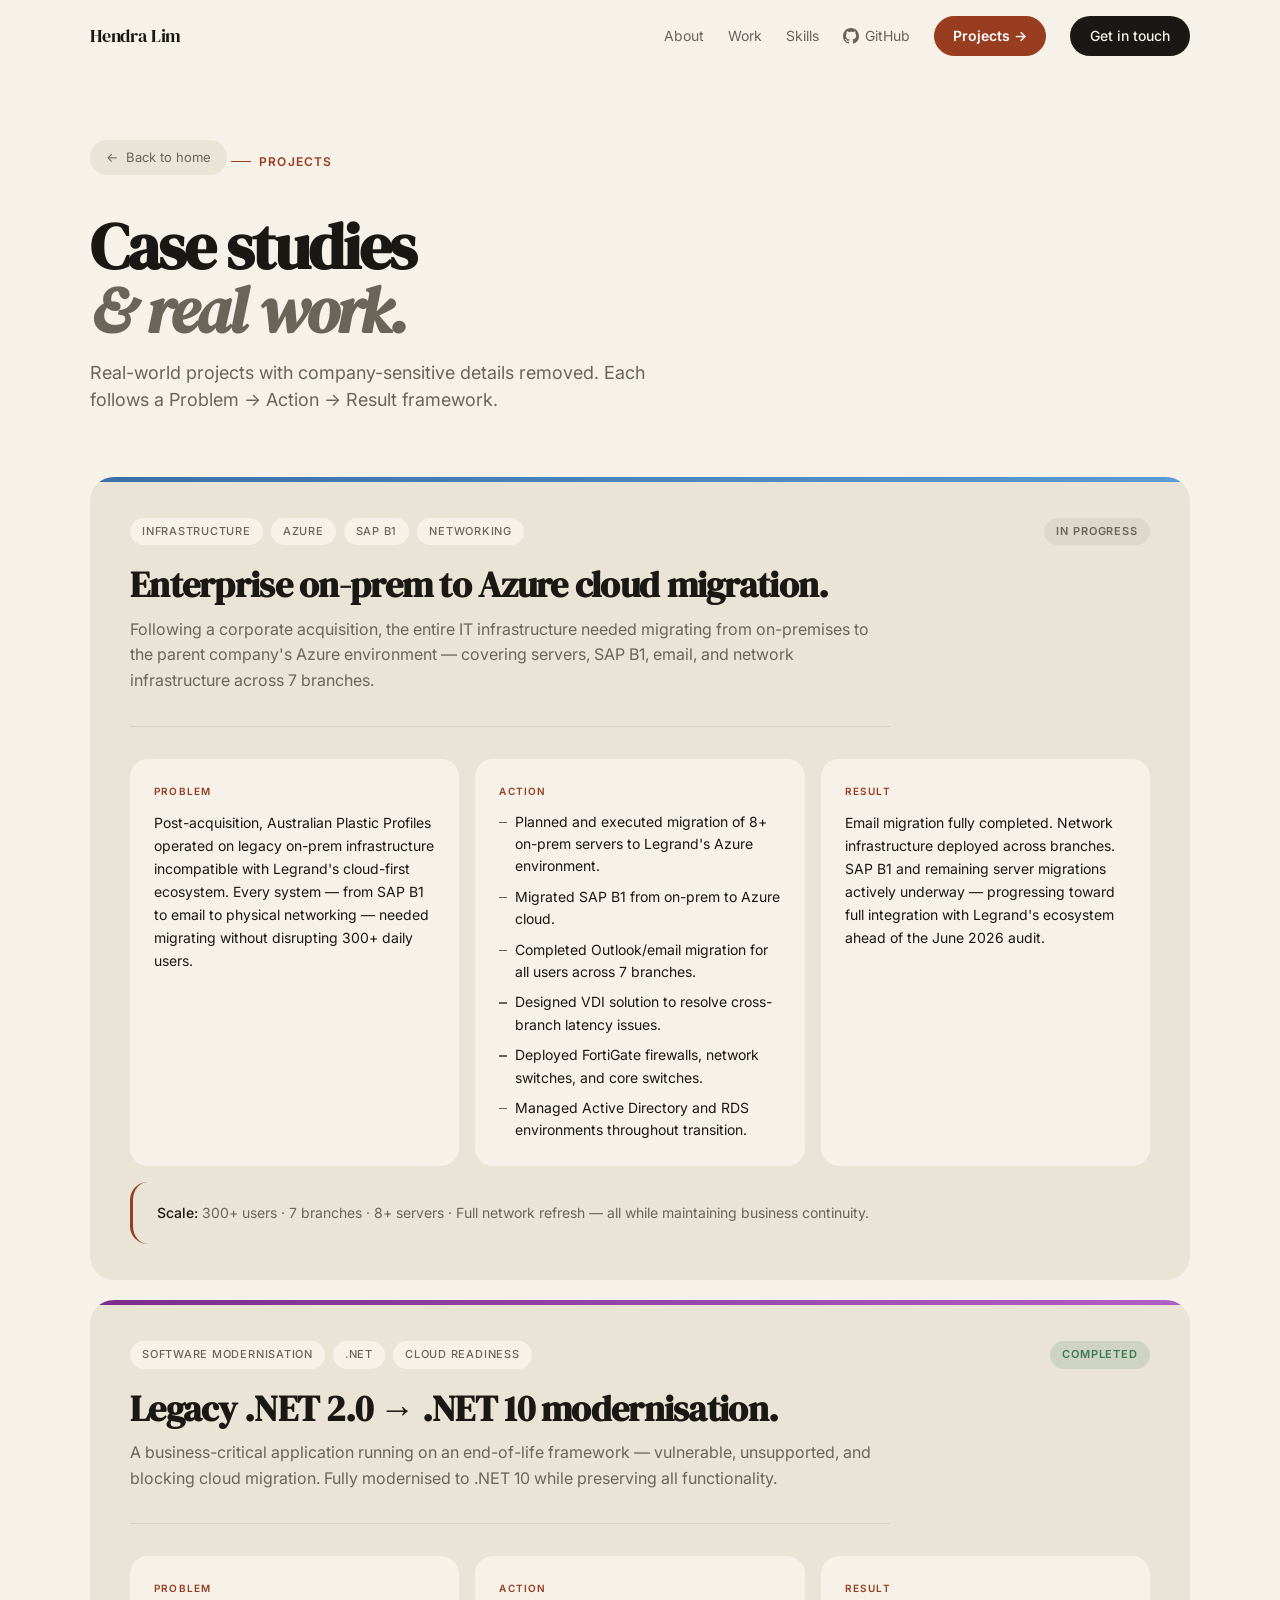
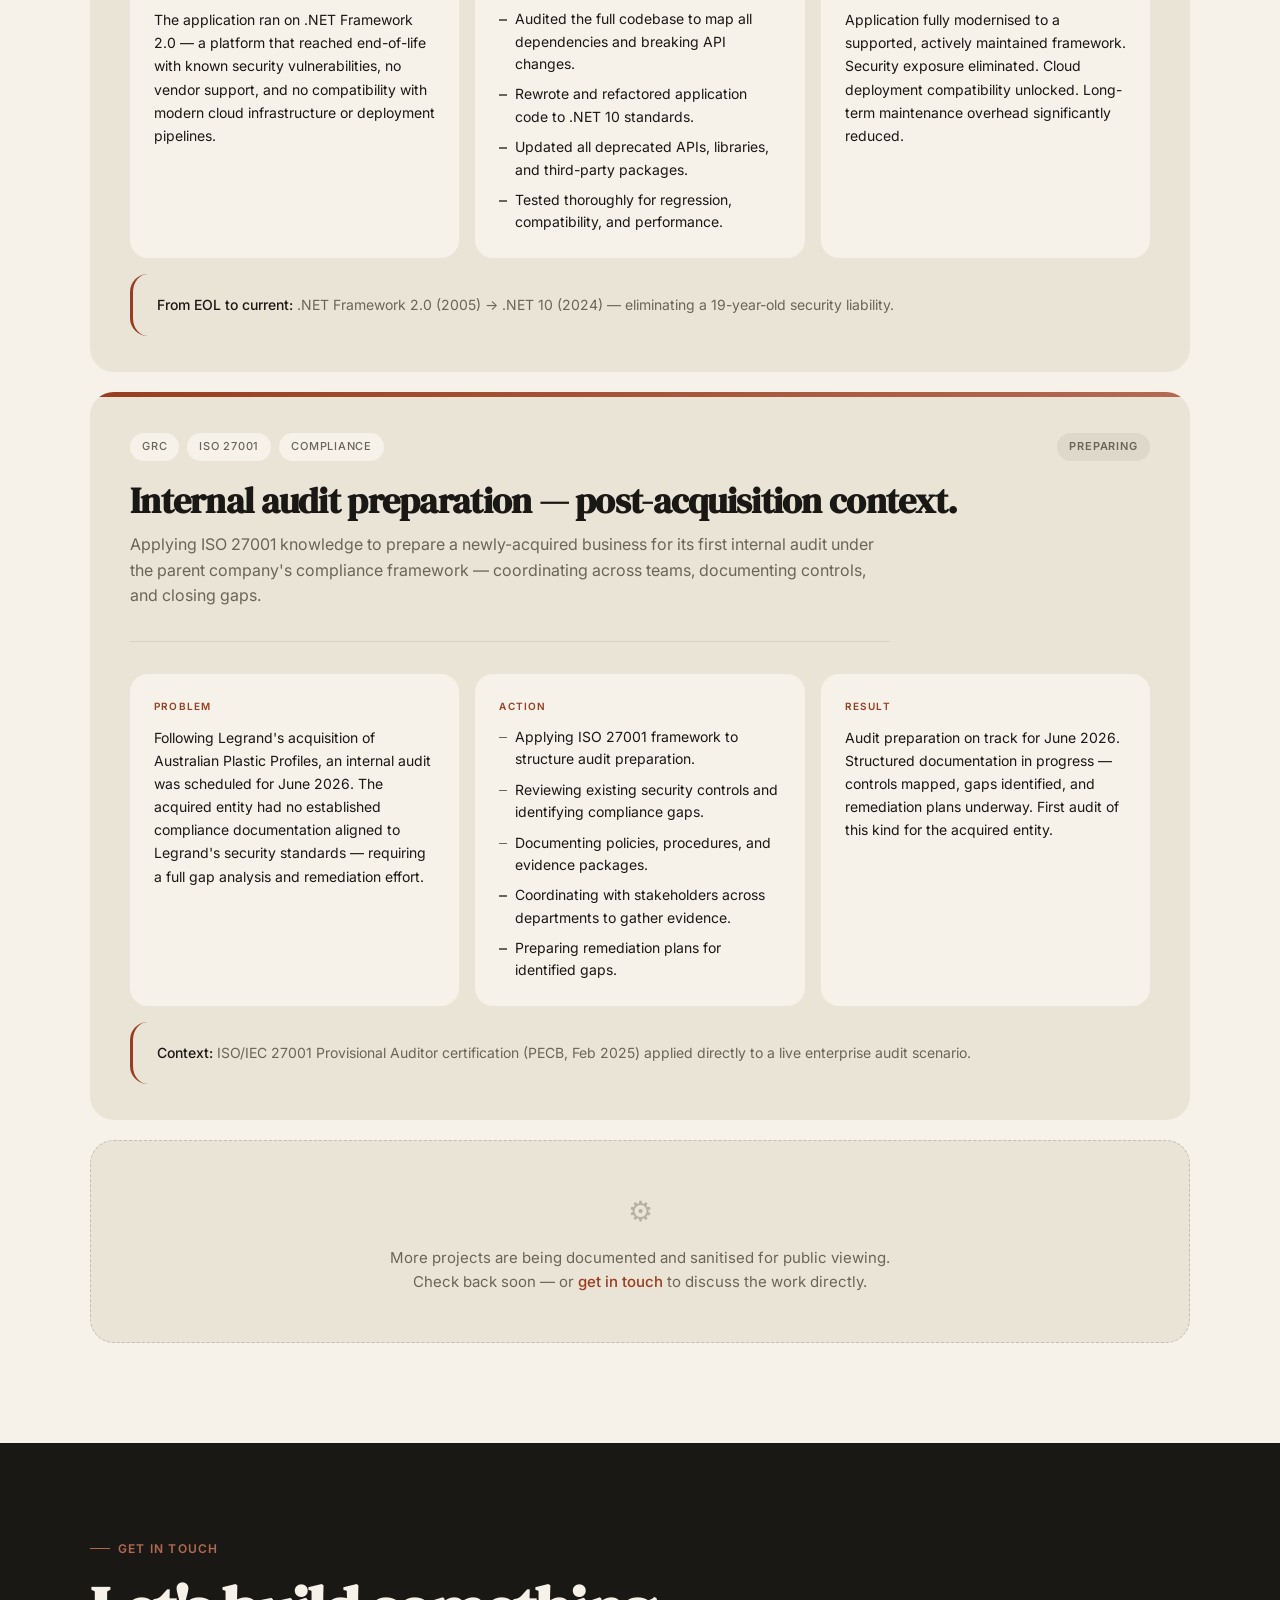
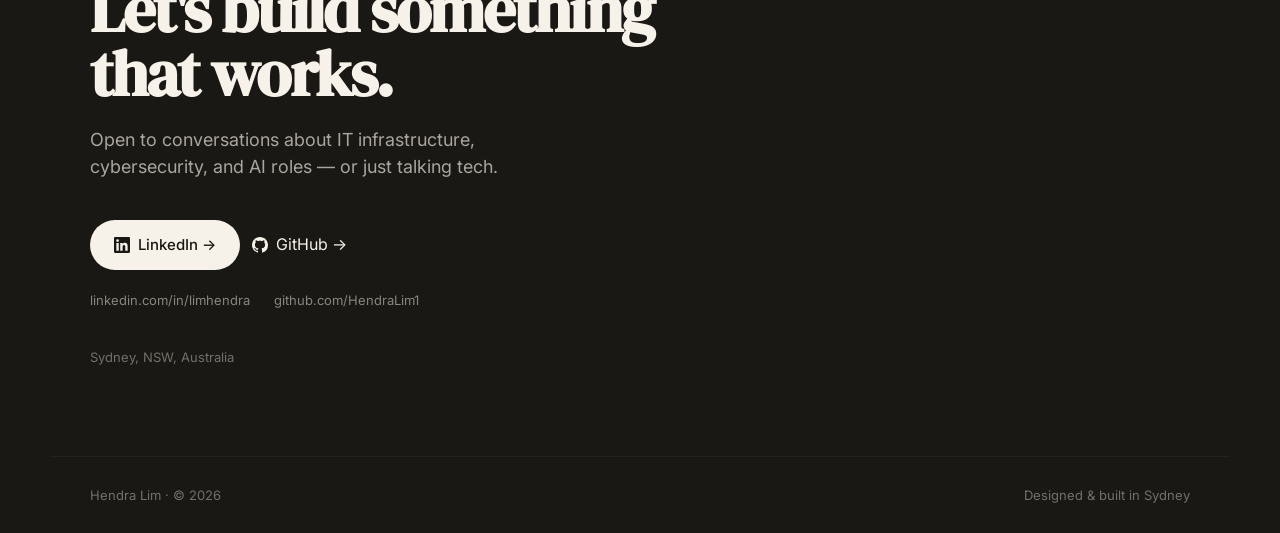
<file: projects.html>
<!DOCTYPE html>
<html lang="en">
<head>
  <meta charset="UTF-8">
  <meta name="viewport" content="width=device-width, initial-scale=1.0">
  <title>Projects — Hendra Lim</title>
  <meta name="description" content="Project case studies by Hendra Lim — IT infrastructure, cybersecurity, and software modernisation.">
  <link rel="preconnect" href="https://fonts.googleapis.com">
  <link rel="preconnect" href="https://fonts.gstatic.com" crossorigin>
  <link href="https://fonts.googleapis.com/css2?family=DM+Serif+Display:ital@0;1&family=Inter:ital,wght@0,400;0,500;0,600;1,400&display=swap" rel="stylesheet">
  <style>
    /* =============================================
       HENDRA LIM — PROJECTS PAGE
    ============================================= */
    :root {
      --bg:            #F6F1E9;
      --bg-alt:        #EDE7DA;
      --bg-card:       #EAE4D6;
      --bg-card-hover: #E0D9CA;
      --text:          #1A1814;
      --text-muted:    #6B6459;
      --text-subtle:   #9A9087;
      --accent:        oklch(48% 0.13 38);
      --accent-mid:    oklch(60% 0.10 38);
      --green:         #3B7A52;
      --border:        rgba(26,24,20,0.09);
      --border-strong: rgba(26,24,20,0.18);
      --max:           1180px;
      --r:             18px;
      --r-lg:          24px;
      --ease:          cubic-bezier(0.22,1,0.36,1);
      --t:             200ms;
    }
    *, *::before, *::after { margin:0; padding:0; box-sizing:border-box; }
    html { scroll-behavior:smooth; scroll-padding-top:80px; }
    body {
      font-family:'Inter',-apple-system,sans-serif;
      background:var(--bg); color:var(--text);
      font-size:16px; line-height:1.6;
      -webkit-font-smoothing:antialiased;
    }
    a { color:inherit; text-decoration:none; }
    ::selection { background:var(--text); color:var(--bg); }

    /* ---- Nav ---- */
    .nav {
      position:fixed; top:0; left:0; right:0; z-index:200;
      padding:16px 0;
      transition: background var(--t) var(--ease), backdrop-filter var(--t);
    }
    .nav.scrolled {
      background:rgba(246,241,233,0.88);
      backdrop-filter:saturate(180%) blur(14px);
      -webkit-backdrop-filter:saturate(180%) blur(14px);
      box-shadow:0 1px 0 var(--border);
    }
    .nav-inner {
      max-width:var(--max); margin:0 auto; padding:0 40px;
      display:flex; align-items:center; gap:24px;
    }
    .nav-logo {
      font-family:'DM Serif Display',serif;
      font-size:18px; letter-spacing:-0.01em; margin-right:auto;
    }
    .nav-links { display:flex; gap:24px; }
    .nav-link { font-size:14px; color:var(--text); opacity:0.65; transition:opacity var(--t); }
    .nav-link:hover, .nav-link.active { opacity:1; }
    .nav-projects {
      font-size:14px; font-weight:600; color:var(--accent);
      padding:8px 18px; border:1.5px solid var(--accent); border-radius:100px;
      background:var(--accent); color:#fff;
    }
    .nav-cta {
      font-size:14px; font-weight:500;
      background:var(--text); color:var(--bg);
      padding:9px 20px; border-radius:100px;
      transition:background var(--t), transform var(--t);
    }
    .nav-cta:hover { background:#2e2b26; transform:translateY(-1px); }
    .mob-btn {
      display:none; flex-direction:column; gap:5px;
      background:none; border:none; cursor:pointer; padding:8px;
    }
    .mob-btn span { display:block; width:22px; height:1.5px; background:var(--text); transition:transform var(--t), opacity var(--t); }
    .mob-btn.open span:nth-child(1) { transform:translateY(6.5px) rotate(45deg); }
    .mob-btn.open span:nth-child(2) { opacity:0; }
    .mob-btn.open span:nth-child(3) { transform:translateY(-6.5px) rotate(-45deg); }
    .mob-menu {
      display:none; position:fixed; top:66px; left:16px; right:16px;
      background:var(--bg-card); border-radius:var(--r-lg);
      padding:16px 20px; z-index:199;
      box-shadow:0 12px 40px rgba(26,24,20,0.1);
      flex-direction:column;
    }
    .mob-menu.open { display:flex; }
    .mob-menu a { font-size:16px; padding:12px 0; border-bottom:1px solid var(--border); color:var(--text); }
    .mob-menu a:last-child { border-bottom:none; }
    .mob-menu a.accent-link { color:var(--accent); font-weight:600; }

    /* ---- Wrap ---- */
    .wrap { max-width:var(--max); margin:0 auto; padding:0 40px; }

    /* ---- Page hero ---- */
    .page-hero { padding:140px 0 64px; }
    .back-link {
      display:inline-flex; align-items:center; gap:8px;
      font-size:13px; color:var(--text-muted);
      padding:7px 16px; background:var(--bg-card);
      border-radius:100px; margin-bottom:40px;
      transition:background var(--t), color var(--t);
    }
    .back-link:hover { background:var(--bg-card-hover); color:var(--text); }
    .back-arr { transition:transform var(--t); display:inline-block; }
    .back-link:hover .back-arr { transform:translateX(-3px); }
    .page-kicker {
      font-size:12px; font-weight:600; letter-spacing:0.1em;
      text-transform:uppercase; color:var(--accent);
      display:inline-flex; align-items:center; gap:8px; margin-bottom:16px;
    }
    .page-kicker::before { content:''; width:20px; height:1.5px; background:var(--accent); }
    .page-title {
      font-family:'DM Serif Display',serif;
      font-size:clamp(40px,5vw,72px);
      line-height:1.0; letter-spacing:-0.03em; margin-bottom:16px;
    }
    .page-sub { font-size:18px; color:var(--text-muted); line-height:1.5; max-width:580px; }

    /* ---- Project cards ---- */
    .projects-list { display:grid; gap:20px; padding-bottom:100px; }

    .proj-card {
      background:var(--bg-card); border-radius:var(--r-lg);
      overflow:hidden;
      transition:background var(--t);
    }
    .proj-card:hover { background:var(--bg-card-hover); }

    .proj-stripe { height:5px; }
    .stripe-infra    { background:linear-gradient(90deg,#3B6EA5,#5B9BD5); }
    .stripe-dotnet   { background:linear-gradient(90deg,#7B2D8B,#B05FC7); }
    .stripe-security { background:linear-gradient(90deg,oklch(48% 0.13 38),oklch(60% 0.10 38)); }

    .proj-inner { padding:36px 40px; }

    .proj-top {
      display:flex; justify-content:space-between; align-items:flex-start;
      gap:16px; margin-bottom:20px; flex-wrap:wrap;
    }
    .proj-tags { display:flex; gap:8px; flex-wrap:wrap; }
    .proj-tag {
      font-size:11px; font-weight:500; letter-spacing:0.07em;
      text-transform:uppercase; color:var(--text-muted);
      padding:5px 12px; background:var(--bg); border-radius:100px;
    }
    .proj-badge {
      font-size:11px; font-weight:600; letter-spacing:0.08em;
      text-transform:uppercase; padding:5px 12px; border-radius:100px;
      white-space:nowrap;
    }
    .proj-badge.done { background:rgba(59,122,82,0.15); color:var(--green); }
    .proj-badge.wip  { background:rgba(26,24,20,0.06); color:var(--text-muted); }
    .proj-badge.prep { background:rgba(26,24,20,0.06); color:var(--text-muted); }

    .proj-title {
      font-family:'DM Serif Display',serif;
      font-size:clamp(26px,2.8vw,38px);
      line-height:1.1; letter-spacing:-0.02em;
      margin-bottom:12px;
    }
    .proj-summary {
      font-size:16px; color:var(--text-muted); line-height:1.6;
      max-width:760px; margin-bottom:32px;
      border-bottom:1px solid var(--border); padding-bottom:32px;
    }

    /* PAR grid */
    .par { display:grid; grid-template-columns:repeat(3,1fr); gap:16px; }
    .par-col {
      background:var(--bg); border-radius:var(--r);
      padding:24px;
    }
    .par-label {
      font-size:10px; font-weight:600; letter-spacing:0.12em;
      text-transform:uppercase; color:var(--accent);
      margin-bottom:12px; display:block;
    }
    .par-col p { font-size:14px; color:var(--text); line-height:1.65; }
    .par-col ul { list-style:none; padding:0; }
    .par-col ul li {
      font-size:14px; color:var(--text); line-height:1.6;
      padding-left:16px; position:relative; margin-bottom:8px;
    }
    .par-col ul li:last-child { margin-bottom:0; }
    .par-col ul li::before {
      content:''; position:absolute; left:0; top:11px;
      width:8px; height:1.5px; background:var(--text-muted);
    }

    /* Outcome callout */
    .proj-outcome {
      margin-top:16px;
      padding:20px 24px;
      background:var(--bg-card);
      border-radius:var(--r);
      border-left:3px solid var(--accent);
      font-size:14px; color:var(--text-muted); line-height:1.6;
    }
    .proj-outcome strong { color:var(--text); font-weight:500; }

    /* Placeholder card */
    .proj-placeholder {
      background:var(--bg-card); border-radius:var(--r-lg);
      padding:48px; text-align:center;
      border:1.5px dashed var(--border-strong);
      color:var(--text-muted); font-size:15px; line-height:1.6;
    }
    .proj-placeholder span { display:block; font-size:28px; margin-bottom:12px; opacity:0.4; }

    /* ---- Contact (dark) ---- */
    .contact-section { background:var(--text); color:var(--bg); padding:88px 0; }
    .contact-inner { max-width:680px; }
    .contact-kicker {
      font-size:12px; font-weight:600; letter-spacing:0.1em;
      text-transform:uppercase; color:var(--accent-mid);
      display:inline-flex; align-items:center; gap:8px; margin-bottom:20px;
    }
    .contact-kicker::before { content:''; width:20px; height:1.5px; background:var(--accent-mid); }
    .contact-title {
      font-family:'DM Serif Display',serif;
      font-size:clamp(40px,5vw,64px); line-height:1.0;
      letter-spacing:-0.03em; margin-bottom:20px;
    }
    .contact-body { font-size:18px; opacity:0.65; line-height:1.5; margin-bottom:40px; max-width:500px; }
    .contact-btns { display:flex; gap:12px; flex-wrap:wrap; }
    .btn-light {
      display:inline-flex; align-items:center; gap:8px;
      font-size:15px; font-weight:500;
      background:var(--bg); color:var(--text);
      padding:13px 24px; border-radius:100px;
      transition:background var(--t), transform var(--t);
    }
    .btn-light:hover { background:#e8e2d8; transform:translateY(-1px); }
    .contact-location { font-size:13px; opacity:0.4; margin-top:36px; }

    /* ---- Footer ---- */
    .footer { background:var(--text); color:var(--bg); }
    .footer-inner {
      max-width:var(--max); margin:0 auto; padding:28px 40px;
      display:flex; justify-content:space-between; align-items:center;
      font-size:13px; opacity:0.4;
      border-top:1px solid rgba(246,241,233,0.1);
    }

    /* ---- Fade ---- */
    .fade { opacity:0; transform:translateY(20px); transition:opacity 0.55s var(--ease), transform 0.55s var(--ease); }
    .fade.in { opacity:1; transform:translateY(0); }

    /* ---- Responsive ---- */
    @media (max-width:768px) {
      .wrap { padding:0 20px; }
      .nav-inner { padding:0 20px; }
      .nav-links, .nav-cta, .nav-projects { display:none; }
      .mob-btn { display:flex; }
      .page-hero { padding:110px 0 48px; }
      .proj-inner { padding:24px 20px; }
      .par { grid-template-columns:1fr; }
      .footer-inner { flex-direction:column; gap:8px; text-align:center; }
    }
  </style>
</head>
<body>

  <!-- NAV -->
  <nav class="nav" id="nav">
    <div class="nav-inner">
      <a href="index.html" class="nav-logo" style="font-family:'DM Serif Display',serif;">Hendra Lim</a>
      <div class="nav-links">
        <a href="index.html#about" class="nav-link">About</a>
        <a href="index.html#work" class="nav-link">Work</a>
        <a href="index.html#skills" class="nav-link">Skills</a>
      </div>
      <a href="https://github.com/HendraLim1" target="_blank" rel="noopener" class="nav-link" style="opacity:0.65;display:inline-flex;align-items:center;gap:6px;"><svg width="16" height="16" viewBox="0 0 24 24" fill="currentColor"><path d="M12 0C5.37 0 0 5.37 0 12c0 5.31 3.435 9.795 8.205 11.385.6.105.825-.255.825-.57 0-.285-.015-1.23-.015-2.235-3.015.555-3.795-.735-4.035-1.41-.135-.345-.72-1.41-1.23-1.695-.42-.225-1.02-.78-.015-.795.945-.015 1.62.87 1.845 1.23 1.08 1.815 2.805 1.305 3.495.99.105-.78.42-1.305.765-1.605-2.67-.3-5.46-1.335-5.46-5.925 0-1.305.465-2.385 1.23-3.225-.12-.3-.54-1.53.12-3.18 0 0 1.005-.315 3.3 1.23.96-.27 1.98-.405 3-.405s2.04.135 3 .405c2.295-1.56 3.3-1.23 3.3-1.23.66 1.65.24 2.88.12 3.18.765.84 1.23 1.905 1.23 3.225 0 4.605-2.805 5.625-5.475 5.925.435.375.81 1.095.81 2.22 0 1.605-.015 2.895-.015 3.3 0 .315.225.69.825.57A12.02 12.02 0 0 0 24 12c0-6.63-5.37-12-12-12z"/></svg>GitHub</a>
      <a href="projects.html" class="nav-projects">Projects →</a>
      <a href="index.html#contact" class="nav-cta">Get in touch</a>
      <button class="mob-btn" id="mobBtn" aria-label="Menu">
        <span></span><span></span><span></span>
      </button>
    </div>
  </nav>

  <div class="mob-menu" id="mobMenu">
    <a href="index.html#about">About</a>
    <a href="index.html#work">Work</a>
    <a href="index.html#skills">Skills</a>
    <a href="projects.html" class="accent-link">Projects →</a>
    <a href="index.html#contact">Get in touch</a>
  </div>

  <!-- PAGE HERO -->
  <section class="page-hero">
    <div class="wrap">
      <a href="index.html" class="back-link">
        <span class="back-arr">←</span> Back to home
      </a>
      <div class="page-kicker">Projects</div>
      <h1 class="page-title" style="font-family:'DM Serif Display',serif;">Case studies<br><em style="color:var(--text-muted);">& real work.</em></h1>
      <p class="page-sub">Real-world projects with company-sensitive details removed. Each follows a Problem → Action → Result framework.</p>
    </div>
  </section>

  <!-- PROJECTS -->
  <section style="padding-bottom:0;">
    <div class="wrap">
      <div class="projects-list">

        <!-- Project 1: Azure Migration -->
        <article class="proj-card fade">
          <div class="proj-stripe stripe-infra"></div>
          <div class="proj-inner">
            <div class="proj-top">
              <div class="proj-tags">
                <span class="proj-tag">Infrastructure</span>
                <span class="proj-tag">Azure</span>
                <span class="proj-tag">SAP B1</span>
                <span class="proj-tag">Networking</span>
              </div>
              <span class="proj-badge wip">In Progress</span>
            </div>
            <h2 class="proj-title">Enterprise on-prem to Azure cloud migration.</h2>
            <p class="proj-summary">Following a corporate acquisition, the entire IT infrastructure needed migrating from on-premises to the parent company's Azure environment — covering servers, SAP B1, email, and network infrastructure across 7 branches.</p>
            <div class="par">
              <div class="par-col">
                <span class="par-label">Problem</span>
                <p>Post-acquisition, Australian Plastic Profiles operated on legacy on-prem infrastructure incompatible with Legrand's cloud-first ecosystem. Every system — from SAP B1 to email to physical networking — needed migrating without disrupting 300+ daily users.</p>
              </div>
              <div class="par-col">
                <span class="par-label">Action</span>
                <ul>
                  <li>Planned and executed migration of 8+ on-prem servers to Legrand's Azure environment.</li>
                  <li>Migrated SAP B1 from on-prem to Azure cloud.</li>
                  <li>Completed Outlook/email migration for all users across 7 branches.</li>
                  <li>Designed VDI solution to resolve cross-branch latency issues.</li>
                  <li>Deployed FortiGate firewalls, network switches, and core switches.</li>
                  <li>Managed Active Directory and RDS environments throughout transition.</li>
                </ul>
              </div>
              <div class="par-col">
                <span class="par-label">Result</span>
                <p>Email migration fully completed. Network infrastructure deployed across branches. SAP B1 and remaining server migrations actively underway — progressing toward full integration with Legrand's ecosystem ahead of the June 2026 audit.</p>
              </div>
            </div>
            <div class="proj-outcome">
              <strong>Scale:</strong> 300+ users · 7 branches · 8+ servers · Full network refresh — all while maintaining business continuity.
            </div>
          </div>
        </article>

        <!-- Project 2: .NET Migration -->
        <article class="proj-card fade">
          <div class="proj-stripe stripe-dotnet"></div>
          <div class="proj-inner">
            <div class="proj-top">
              <div class="proj-tags">
                <span class="proj-tag">Software Modernisation</span>
                <span class="proj-tag">.NET</span>
                <span class="proj-tag">Cloud Readiness</span>
              </div>
              <span class="proj-badge done">Completed</span>
            </div>
            <h2 class="proj-title">Legacy .NET 2.0 → .NET 10 modernisation.</h2>
            <p class="proj-summary">A business-critical application running on an end-of-life framework — vulnerable, unsupported, and blocking cloud migration. Fully modernised to .NET 10 while preserving all functionality.</p>
            <div class="par">
              <div class="par-col">
                <span class="par-label">Problem</span>
                <p>The application ran on .NET Framework 2.0 — a platform that reached end-of-life with known security vulnerabilities, no vendor support, and no compatibility with modern cloud infrastructure or deployment pipelines.</p>
              </div>
              <div class="par-col">
                <span class="par-label">Action</span>
                <ul>
                  <li>Audited the full codebase to map all dependencies and breaking API changes.</li>
                  <li>Rewrote and refactored application code to .NET 10 standards.</li>
                  <li>Updated all deprecated APIs, libraries, and third-party packages.</li>
                  <li>Tested thoroughly for regression, compatibility, and performance.</li>
                </ul>
              </div>
              <div class="par-col">
                <span class="par-label">Result</span>
                <p>Application fully modernised to a supported, actively maintained framework. Security exposure eliminated. Cloud deployment compatibility unlocked. Long-term maintenance overhead significantly reduced.</p>
              </div>
            </div>
            <div class="proj-outcome">
              <strong>From EOL to current:</strong> .NET Framework 2.0 (2005) → .NET 10 (2024) — eliminating a 19-year-old security liability.
            </div>
          </div>
        </article>

        <!-- Project 3: ISO 27001 Audit -->
        <article class="proj-card fade">
          <div class="proj-stripe stripe-security"></div>
          <div class="proj-inner">
            <div class="proj-top">
              <div class="proj-tags">
                <span class="proj-tag">GRC</span>
                <span class="proj-tag">ISO 27001</span>
                <span class="proj-tag">Compliance</span>
              </div>
              <span class="proj-badge prep">Preparing</span>
            </div>
            <h2 class="proj-title">Internal audit preparation — post-acquisition context.</h2>
            <p class="proj-summary">Applying ISO 27001 knowledge to prepare a newly-acquired business for its first internal audit under the parent company's compliance framework — coordinating across teams, documenting controls, and closing gaps.</p>
            <div class="par">
              <div class="par-col">
                <span class="par-label">Problem</span>
                <p>Following Legrand's acquisition of Australian Plastic Profiles, an internal audit was scheduled for June 2026. The acquired entity had no established compliance documentation aligned to Legrand's security standards — requiring a full gap analysis and remediation effort.</p>
              </div>
              <div class="par-col">
                <span class="par-label">Action</span>
                <ul>
                  <li>Applying ISO 27001 framework to structure audit preparation.</li>
                  <li>Reviewing existing security controls and identifying compliance gaps.</li>
                  <li>Documenting policies, procedures, and evidence packages.</li>
                  <li>Coordinating with stakeholders across departments to gather evidence.</li>
                  <li>Preparing remediation plans for identified gaps.</li>
                </ul>
              </div>
              <div class="par-col">
                <span class="par-label">Result</span>
                <p>Audit preparation on track for June 2026. Structured documentation in progress — controls mapped, gaps identified, and remediation plans underway. First audit of this kind for the acquired entity.</p>
              </div>
            </div>
            <div class="proj-outcome">
              <strong>Context:</strong> ISO/IEC 27001 Provisional Auditor certification (PECB, Feb 2025) applied directly to a live enterprise audit scenario.
            </div>
          </div>
        </article>

        <!-- Placeholder -->
        <div class="proj-placeholder fade">
          <span>⚙</span>
          More projects are being documented and sanitised for public viewing.<br>
          Check back soon — or <a href="index.html#contact" style="color:var(--accent);font-weight:500;">get in touch</a> to discuss the work directly.
        </div>

      </div>
    </div>
  </section>

  <!-- CONTACT -->
  <section class="contact-section" id="contact">
    <div class="wrap">
      <div class="contact-inner">
        <div class="contact-kicker">Get in touch</div>
        <h2 class="contact-title" style="font-family:'DM Serif Display',serif;">Let's build something that works.</h2>
        <p class="contact-body">Open to conversations about IT infrastructure, cybersecurity, and AI roles — or just talking tech.</p>
        <div class="contact-btns">
          <a href="https://www.linkedin.com/in/limhendra/" target="_blank" rel="noopener" class="btn-light" style="display:inline-flex;align-items:center;gap:8px;"><svg width="16" height="16" viewBox="0 0 24 24" fill="currentColor"><path d="M20.447 20.452h-3.554v-5.569c0-1.328-.027-3.037-1.852-3.037-1.853 0-2.136 1.445-2.136 2.939v5.667H9.351V9h3.414v1.561h.046c.477-.9 1.637-1.85 3.37-1.85 3.601 0 4.267 2.37 4.267 5.455v6.286zM5.337 7.433a2.062 2.062 0 0 1-2.063-2.065 2.064 2.064 0 1 1 2.063 2.065zm1.782 13.019H3.555V9h3.564v11.452zM22.225 0H1.771C.792 0 0 .774 0 1.729v20.542C0 23.227.792 24 1.771 24h20.451C23.2 24 24 23.227 24 22.271V1.729C24 .774 23.2 0 22.222 0h.003z"/></svg>LinkedIn →</a>
        <a href="https://github.com/HendraLim1" target="_blank" rel="noopener" class="btn-ghost" style="display:inline-flex;align-items:center;gap:8px;"><svg width="16" height="16" viewBox="0 0 24 24" fill="currentColor"><path d="M12 0C5.37 0 0 5.37 0 12c0 5.31 3.435 9.795 8.205 11.385.6.105.825-.255.825-.57 0-.285-.015-1.23-.015-2.235-3.015.555-3.795-.735-4.035-1.41-.135-.345-.72-1.41-1.23-1.695-.42-.225-1.02-.78-.015-.795.945-.015 1.62.87 1.845 1.23 1.08 1.815 2.805 1.305 3.495.99.105-.78.42-1.305.765-1.605-2.67-.3-5.46-1.335-5.46-5.925 0-1.305.465-2.385 1.23-3.225-.12-.3-.54-1.53.12-3.18 0 0 1.005-.315 3.3 1.23.96-.27 1.98-.405 3-.405s2.04.135 3 .405c2.295-1.56 3.3-1.23 3.3-1.23.66 1.65.24 2.88.12 3.18.765.84 1.23 1.905 1.23 3.225 0 4.605-2.805 5.625-5.475 5.925.435.375.81 1.095.81 2.22 0 1.605-.015 2.895-.015 3.3 0 .315.225.69.825.57A12.02 12.02 0 0 0 24 12c0-6.63-5.37-12-12-12z"/></svg>GitHub →</a>
        </div>
        <div style="margin-top:20px;display:flex;gap:24px;font-size:13px;opacity:0.5;">
          <span>linkedin.com/in/limhendra</span>
          <span>github.com/HendraLim1</span>
        </div>
        <div class="contact-location">Sydney, NSW, Australia</div>
      </div>
    </div>
  </section>

  <!-- FOOTER -->
  <footer class="footer">
    <div class="footer-inner">
      <span>Hendra Lim · © 2026</span>
      <span>Designed & built in Sydney</span>
    </div>
  </footer>

  <script>
    // Nav scroll
    const nav = document.getElementById('nav');
    window.addEventListener('scroll', () => {
      nav.classList.toggle('scrolled', window.scrollY > 20);
    }, {passive:true});

    // Mobile menu
    const mobBtn = document.getElementById('mobBtn');
    const mobMenu = document.getElementById('mobMenu');
    mobBtn.addEventListener('click', () => {
      mobBtn.classList.toggle('open');
      mobMenu.classList.toggle('open');
    });
    mobMenu.querySelectorAll('a').forEach(a => a.addEventListener('click', () => {
      mobBtn.classList.remove('open');
      mobMenu.classList.remove('open');
    }));

    // Fade in
    const io = new IntersectionObserver((entries) => {
      entries.forEach(e => {
        if (e.isIntersecting) { e.target.classList.add('in'); io.unobserve(e.target); }
      });
    }, {threshold:0.1});
    document.querySelectorAll('.fade').forEach(el => io.observe(el));
  </script>
</body>
</html>
</file>
